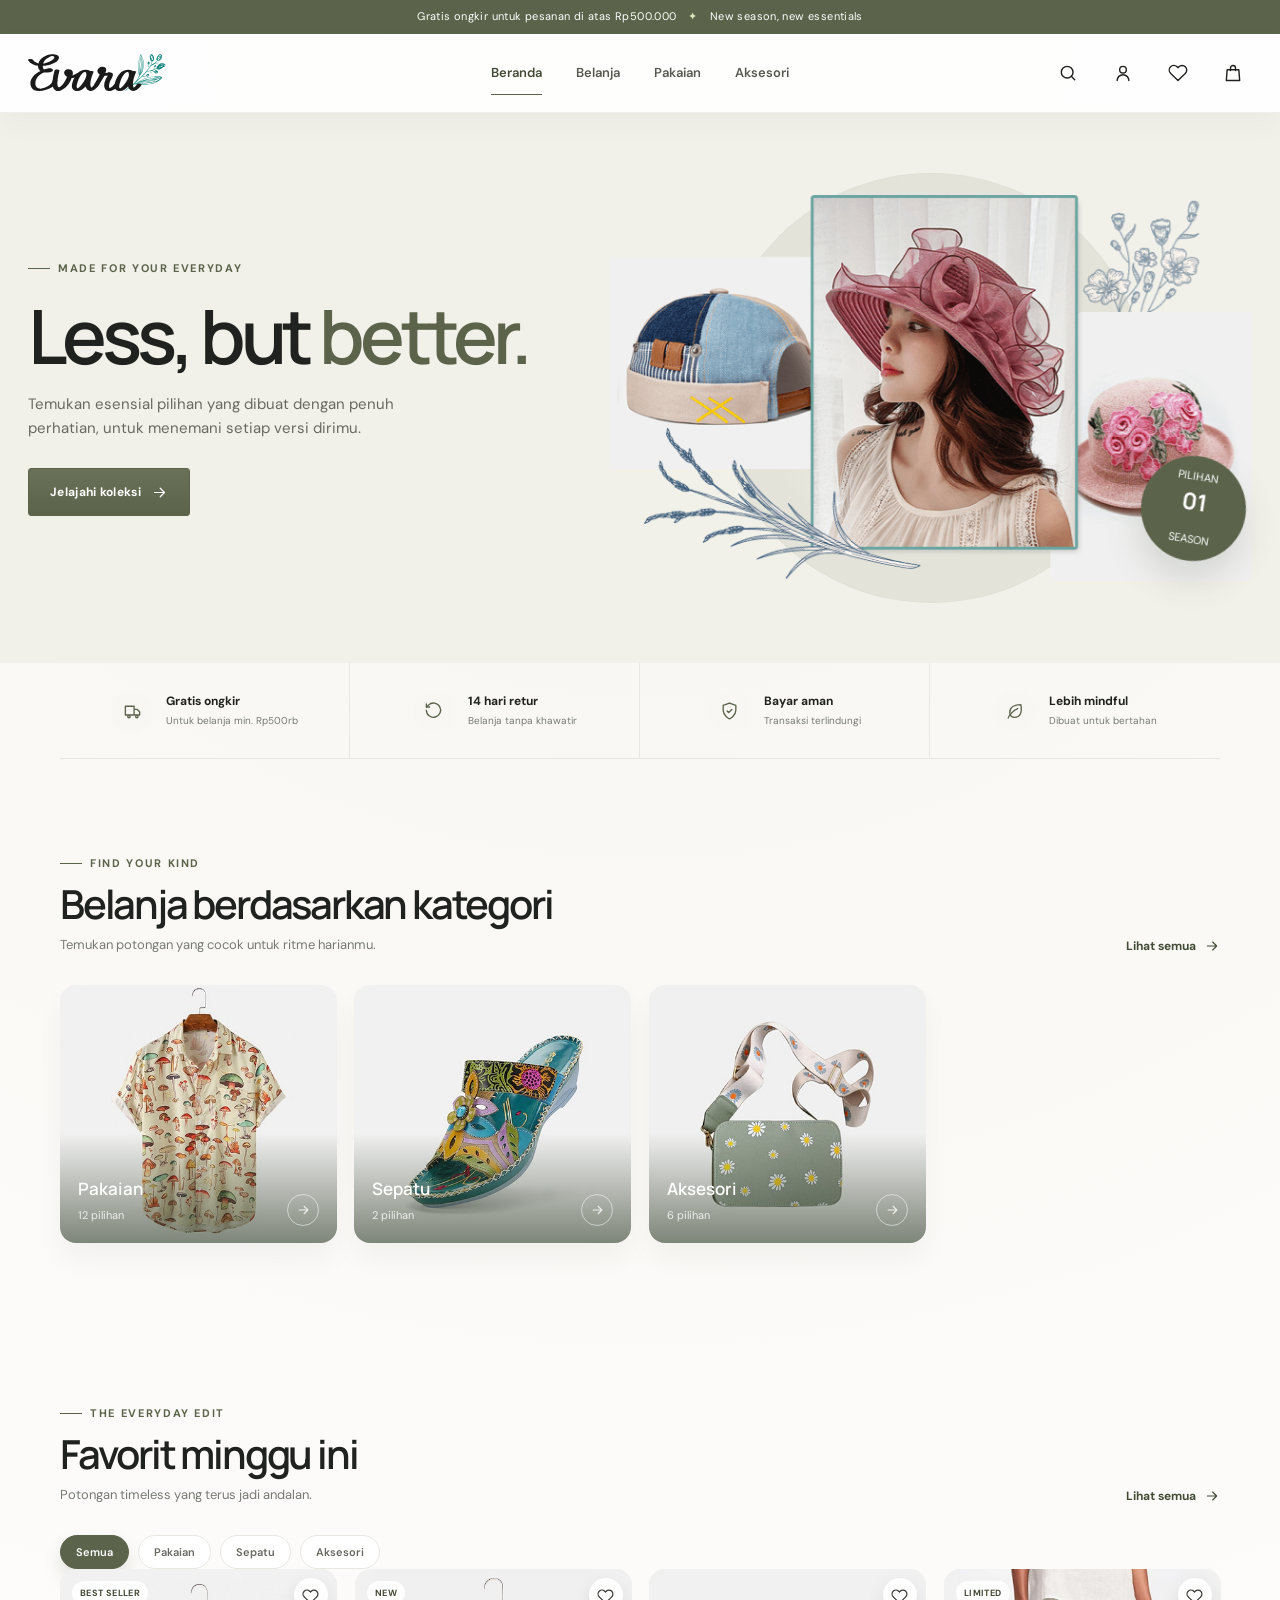
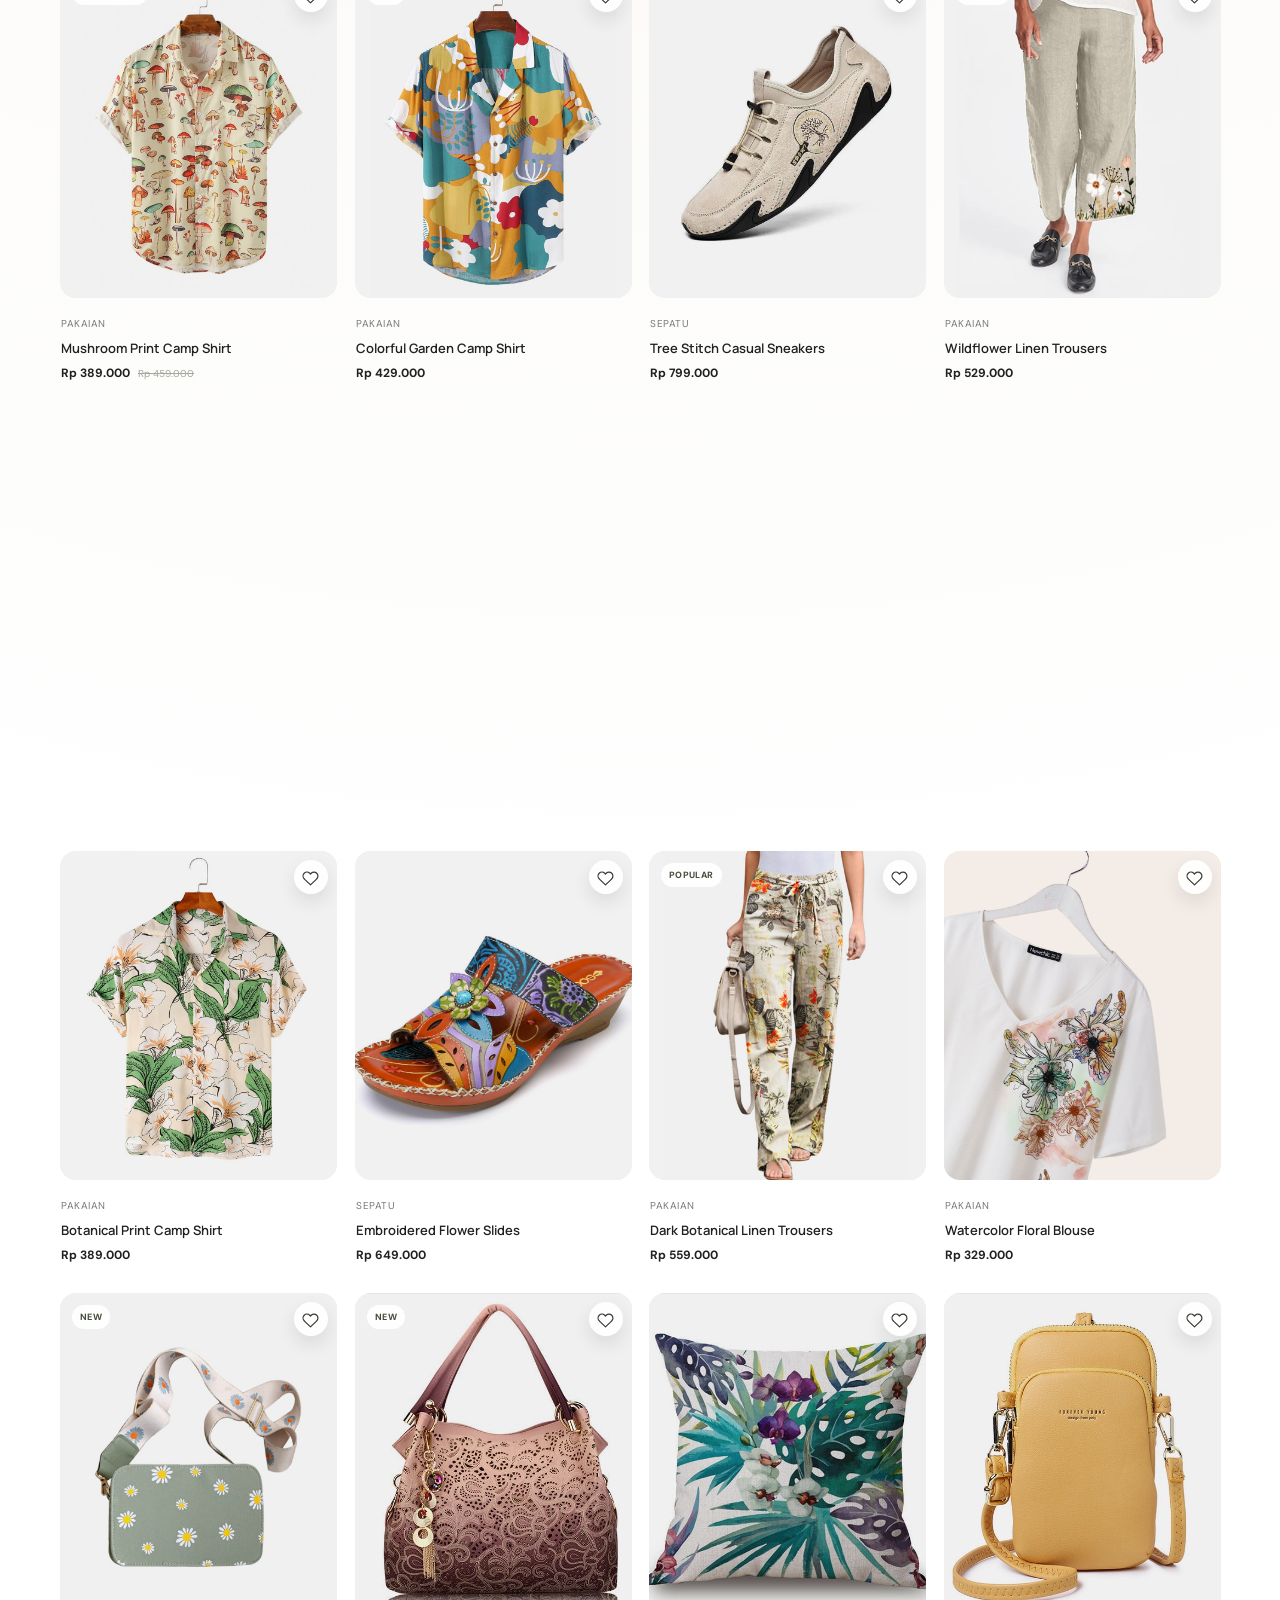
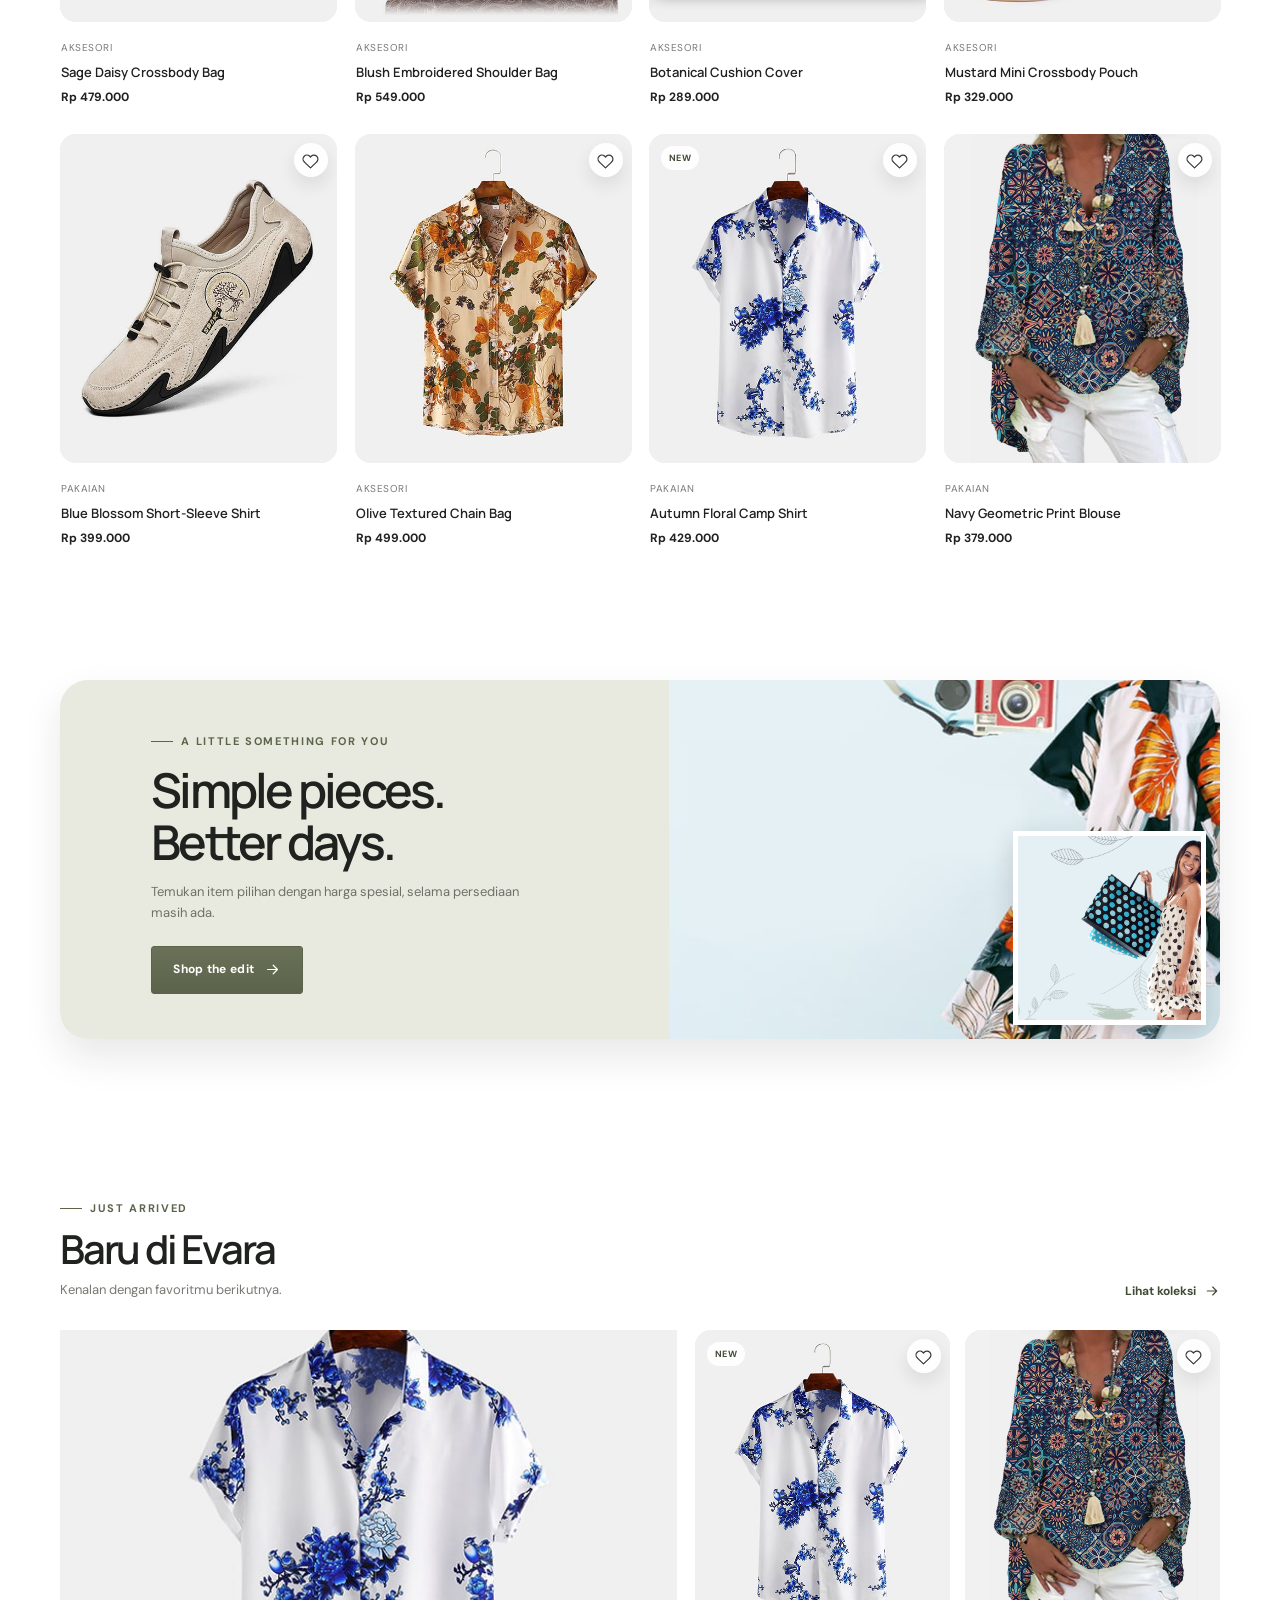
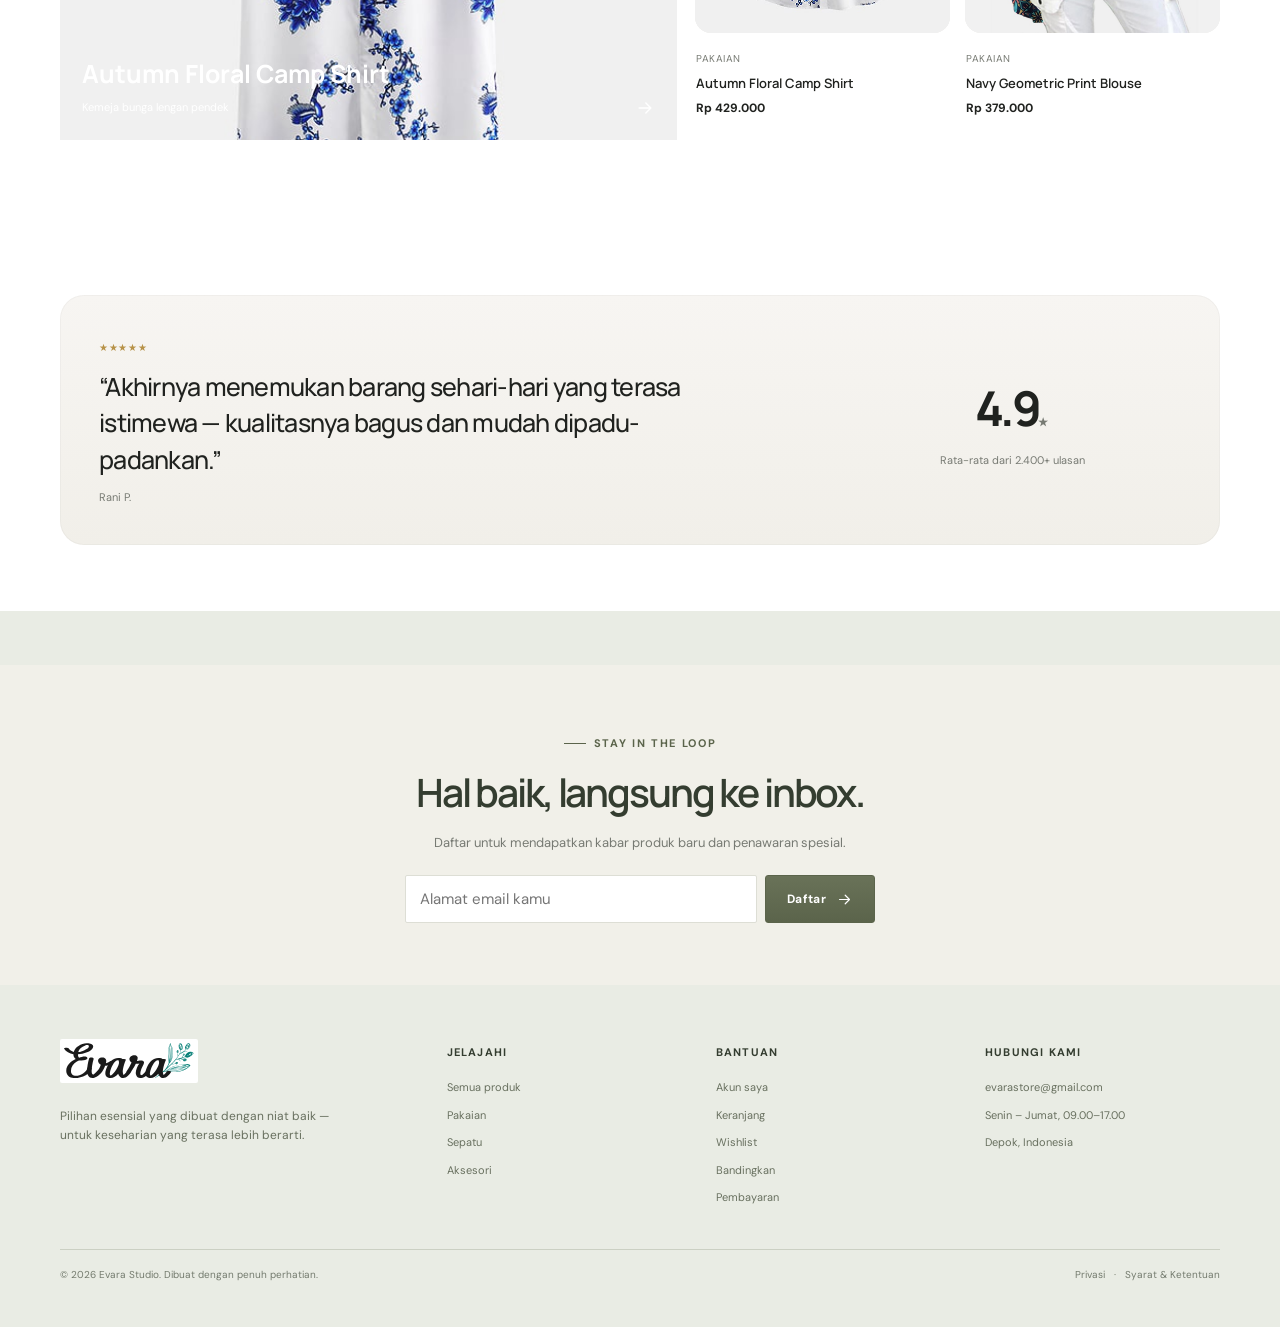
<file: index.html>
<!DOCTYPE html>
<html lang="id">
  <head>
    <meta charset="UTF-8" />
    <meta name="viewport" content="width=device-width, initial-scale=1.0" />
    <meta name="theme-color" content="#f8f7f4" />
    <meta name="description" content="Evara — essentials pilihan untuk gaya sehari-hari." />
    <title>Evara — Essentials for everyday</title>
    <link rel="icon" type="image/svg+xml" href="assets/img/logo.svg" />
    <link rel="preconnect" href="https://fonts.googleapis.com" />
    <link rel="preconnect" href="https://fonts.gstatic.com" crossorigin />
    <link href="https://fonts.googleapis.com/css2?family=DM+Sans:wght@400;500;600;700&family=Manrope:wght@400;500;600;700;800&display=swap" rel="stylesheet" />
    <link rel="stylesheet" href="assets/css/styles.css" />
    <script src="assets/js/main.js" defer></script>
  </head>
  <body data-page="home">
    <div class="announcement">Gratis ongkir untuk pesanan di atas Rp500.000 <span>✦</span> New season, new essentials</div>
    <header class="header" id="site-header"></header>
    <main class="main" id="page-content"></main>
    <footer class="footer" id="site-footer"></footer>
    <div class="toast" id="toast" role="status" aria-live="polite"></div>
  </body>
</html>
</file>
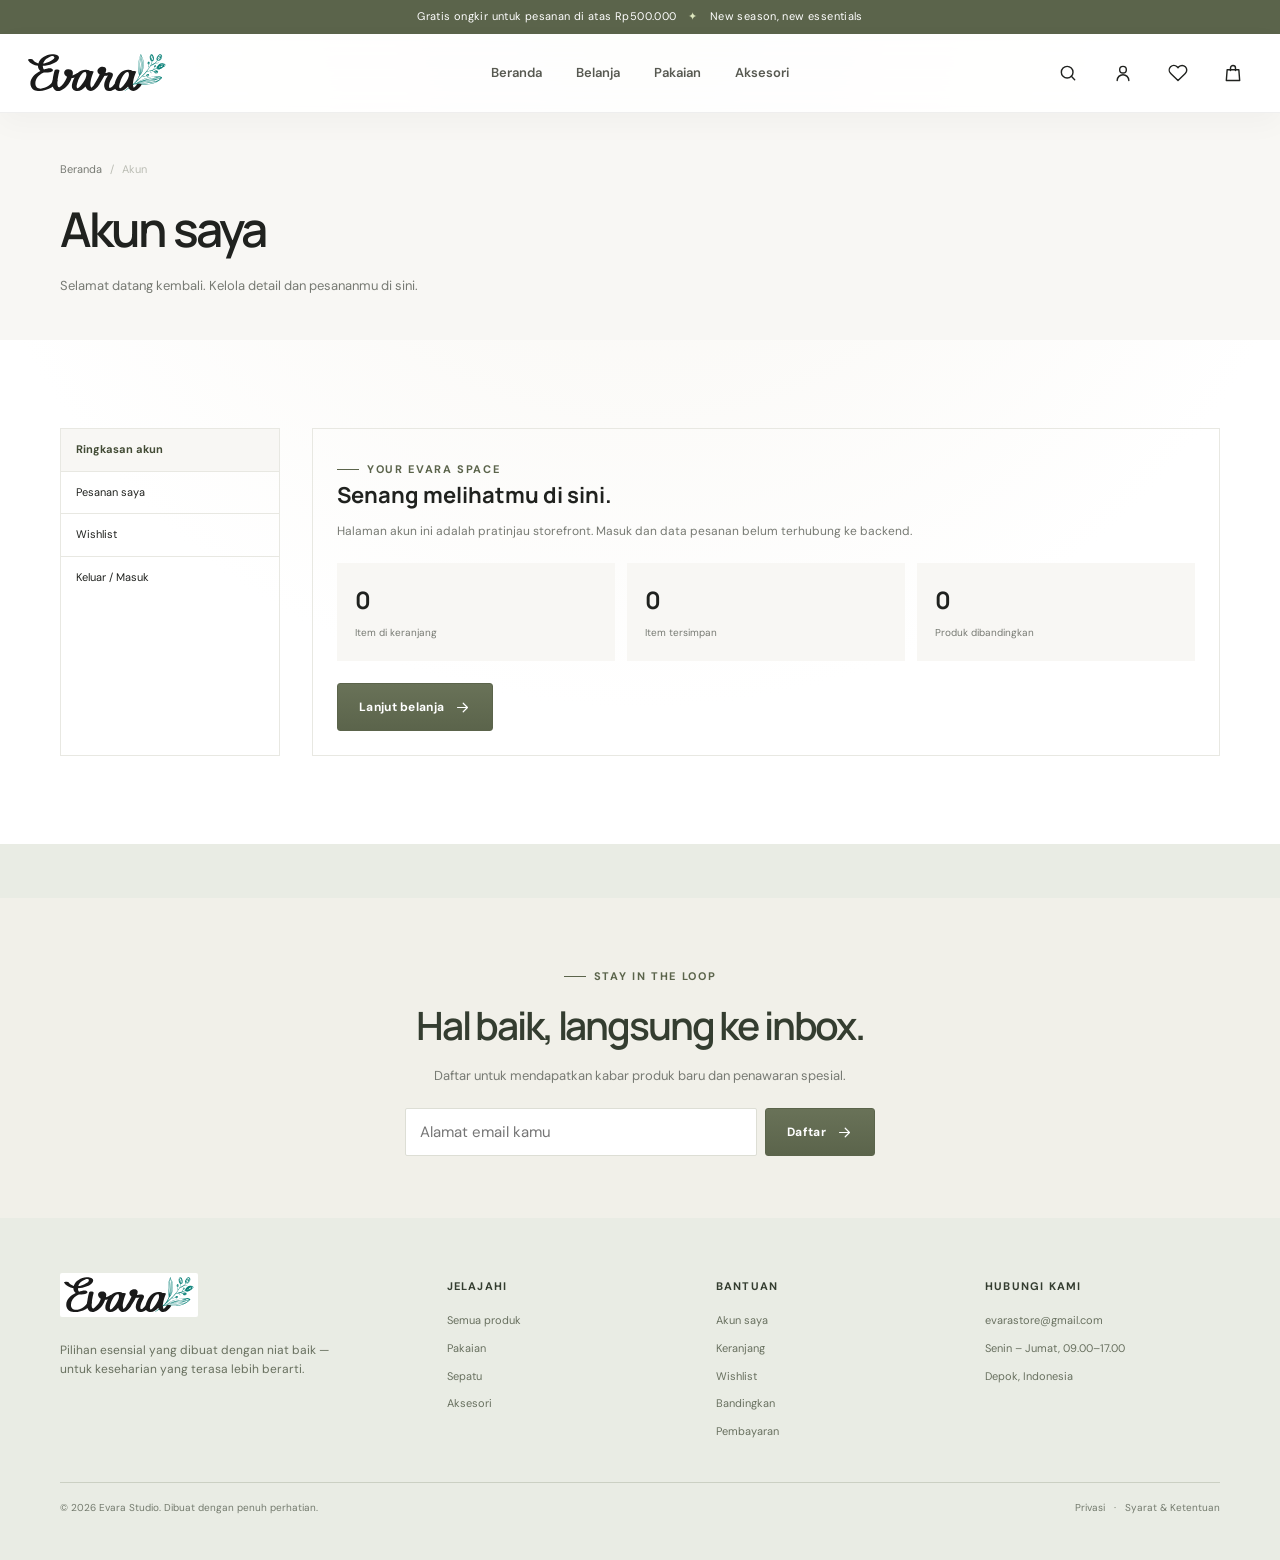
<file: accounts.html>
<!DOCTYPE html>
<html lang="id">
  <head>
    <meta charset="UTF-8" />
    <meta name="viewport" content="width=device-width, initial-scale=1.0" />
    <meta name="theme-color" content="#f8f7f4" />
    <title>My account — Evara</title>
    <link rel="icon" type="image/svg+xml" href="assets/img/logo.svg" />
    <link rel="preconnect" href="https://fonts.googleapis.com" />
    <link rel="preconnect" href="https://fonts.gstatic.com" crossorigin />
    <link href="https://fonts.googleapis.com/css2?family=DM+Sans:wght@400;500;600;700&family=Manrope:wght@400;500;600;700;800&display=swap" rel="stylesheet" />
    <link rel="stylesheet" href="assets/css/styles.css" />
    <script src="assets/js/main.js" defer></script>
  </head>
  <body data-page="accounts">
    <div class="announcement">Gratis ongkir untuk pesanan di atas Rp500.000 <span>✦</span> New season, new essentials</div>
    <header class="header" id="site-header"></header>
    <main class="main" id="page-content"></main>
    <footer class="footer" id="site-footer"></footer>
    <div class="toast" id="toast" role="status" aria-live="polite"></div>
  </body>
</html>
</file>
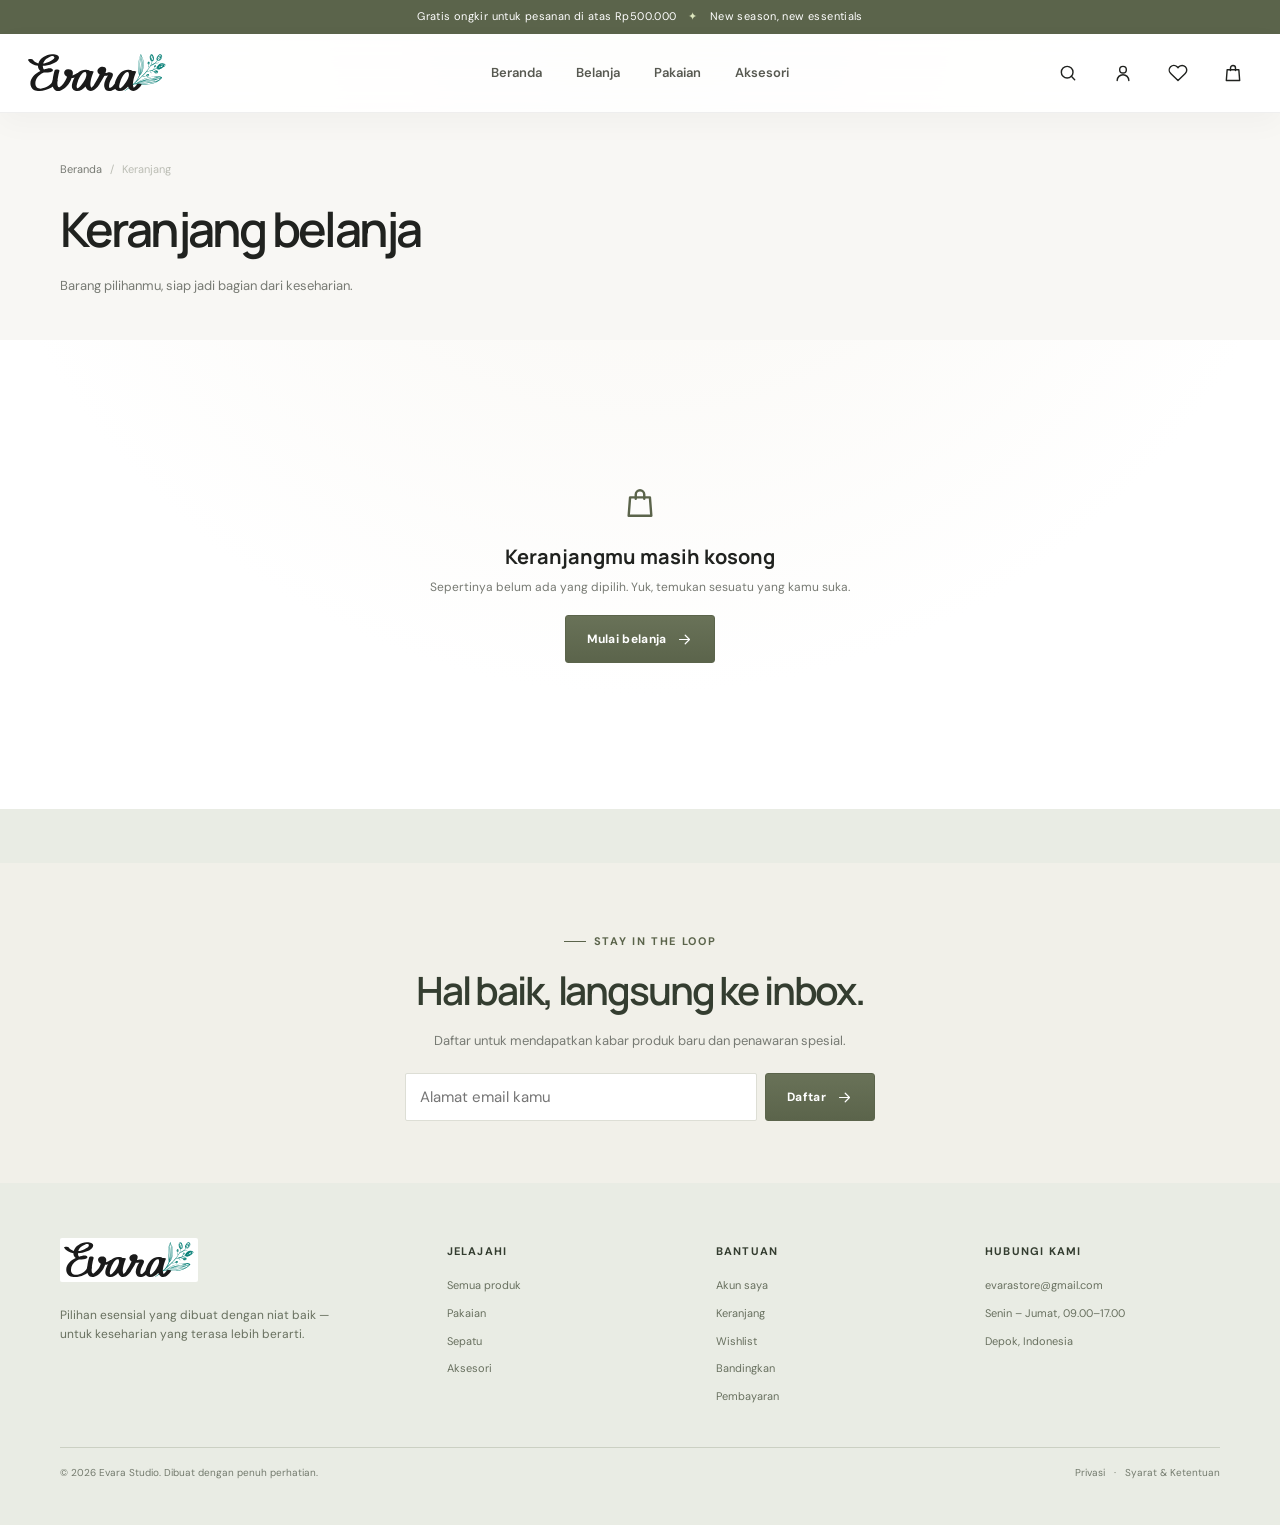
<file: cart.html>
<!DOCTYPE html>
<html lang="id">
  <head>
    <meta charset="UTF-8" />
    <meta name="viewport" content="width=device-width, initial-scale=1.0" />
    <meta name="theme-color" content="#f8f7f4" />
    <title>Your bag — Evara</title>
    <link rel="icon" type="image/svg+xml" href="assets/img/logo.svg" />
    <link rel="preconnect" href="https://fonts.googleapis.com" />
    <link rel="preconnect" href="https://fonts.gstatic.com" crossorigin />
    <link href="https://fonts.googleapis.com/css2?family=DM+Sans:wght@400;500;600;700&family=Manrope:wght@400;500;600;700;800&display=swap" rel="stylesheet" />
    <link rel="stylesheet" href="assets/css/styles.css" />
    <script src="assets/js/main.js" defer></script>
  </head>
  <body data-page="cart">
    <div class="announcement">Gratis ongkir untuk pesanan di atas Rp500.000 <span>✦</span> New season, new essentials</div>
    <header class="header" id="site-header"></header>
    <main class="main" id="page-content"></main>
    <footer class="footer" id="site-footer"></footer>
    <div class="toast" id="toast" role="status" aria-live="polite"></div>
  </body>
</html>
</file>
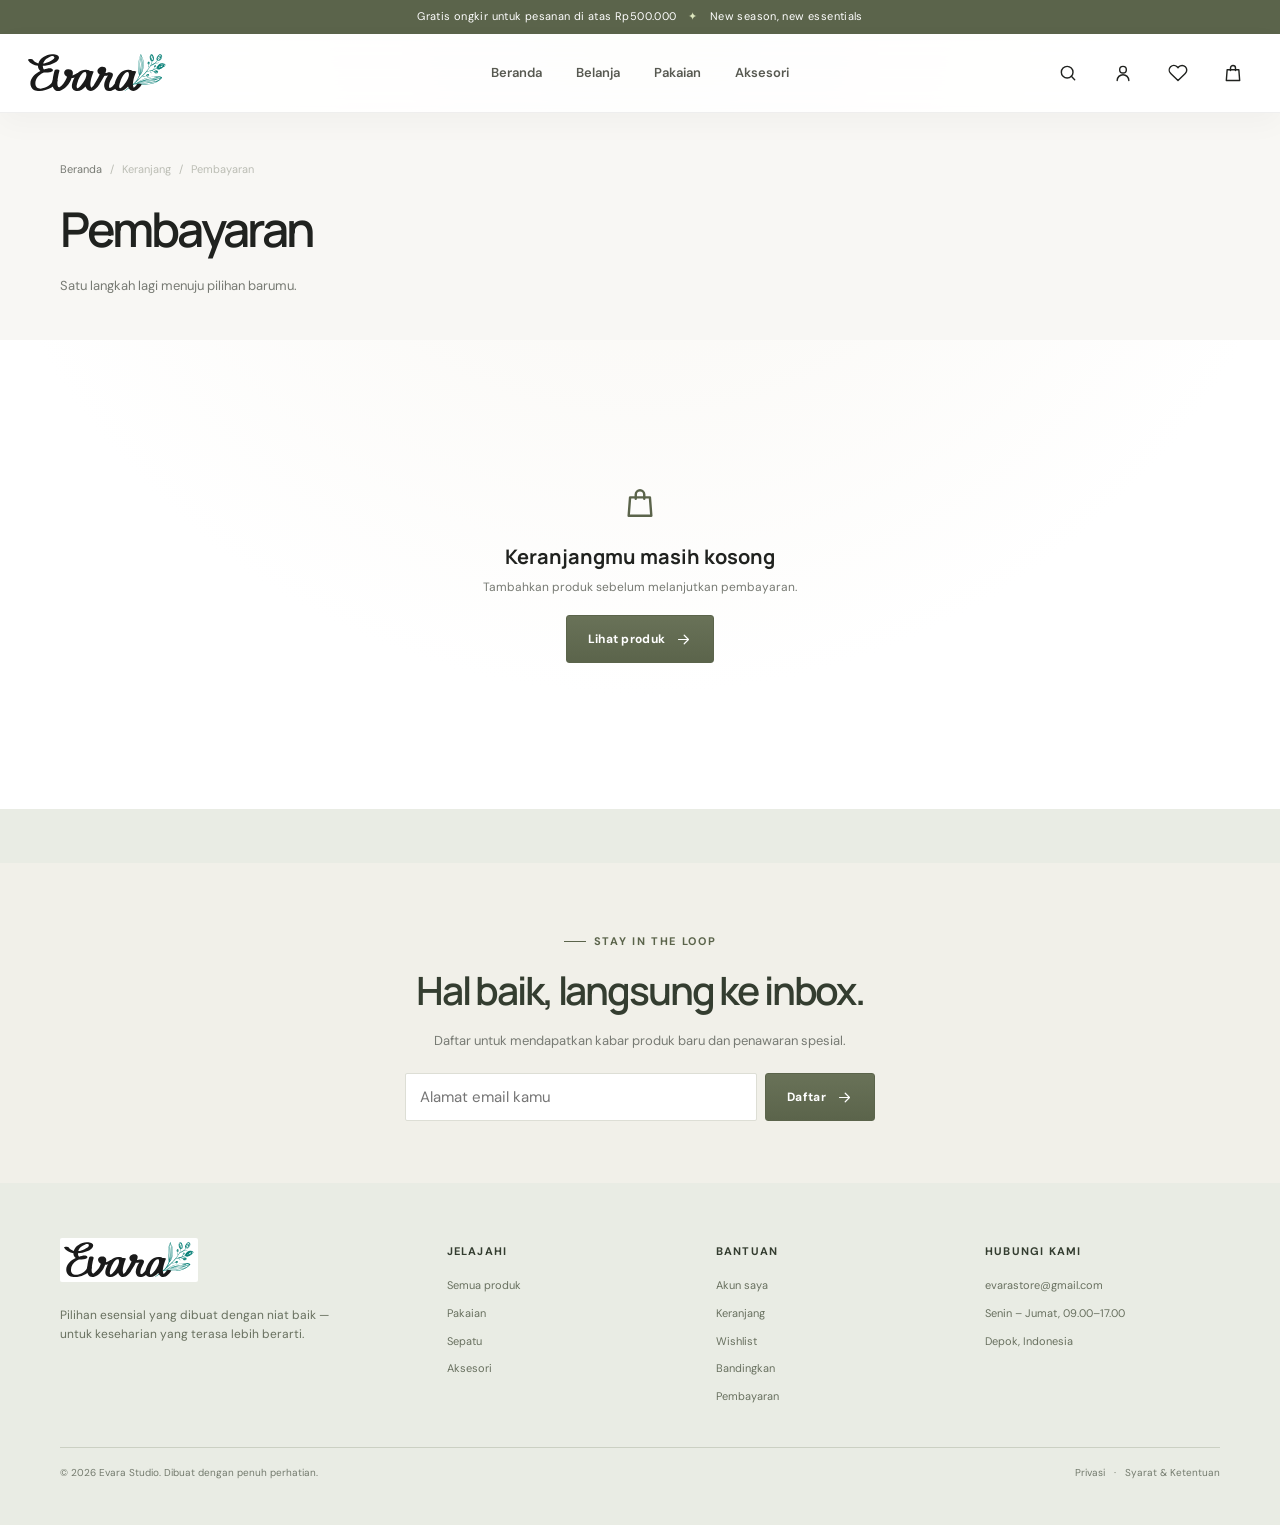
<file: checkout.html>
<!DOCTYPE html>
<html lang="id">
  <head>
    <meta charset="UTF-8" />
    <meta name="viewport" content="width=device-width, initial-scale=1.0" />
    <meta name="theme-color" content="#f8f7f4" />
    <title>Checkout — Evara</title>
    <link rel="icon" type="image/svg+xml" href="assets/img/logo.svg" />
    <link rel="preconnect" href="https://fonts.googleapis.com" />
    <link rel="preconnect" href="https://fonts.gstatic.com" crossorigin />
    <link href="https://fonts.googleapis.com/css2?family=DM+Sans:wght@400;500;600;700&family=Manrope:wght@400;500;600;700;800&display=swap" rel="stylesheet" />
    <link rel="stylesheet" href="assets/css/styles.css" />
    <script src="assets/js/main.js" defer></script>
  </head>
  <body data-page="checkout">
    <div class="announcement">Gratis ongkir untuk pesanan di atas Rp500.000 <span>✦</span> New season, new essentials</div>
    <header class="header" id="site-header"></header>
    <main class="main" id="page-content"></main>
    <footer class="footer" id="site-footer"></footer>
    <div class="toast" id="toast" role="status" aria-live="polite"></div>
  </body>
</html>
</file>
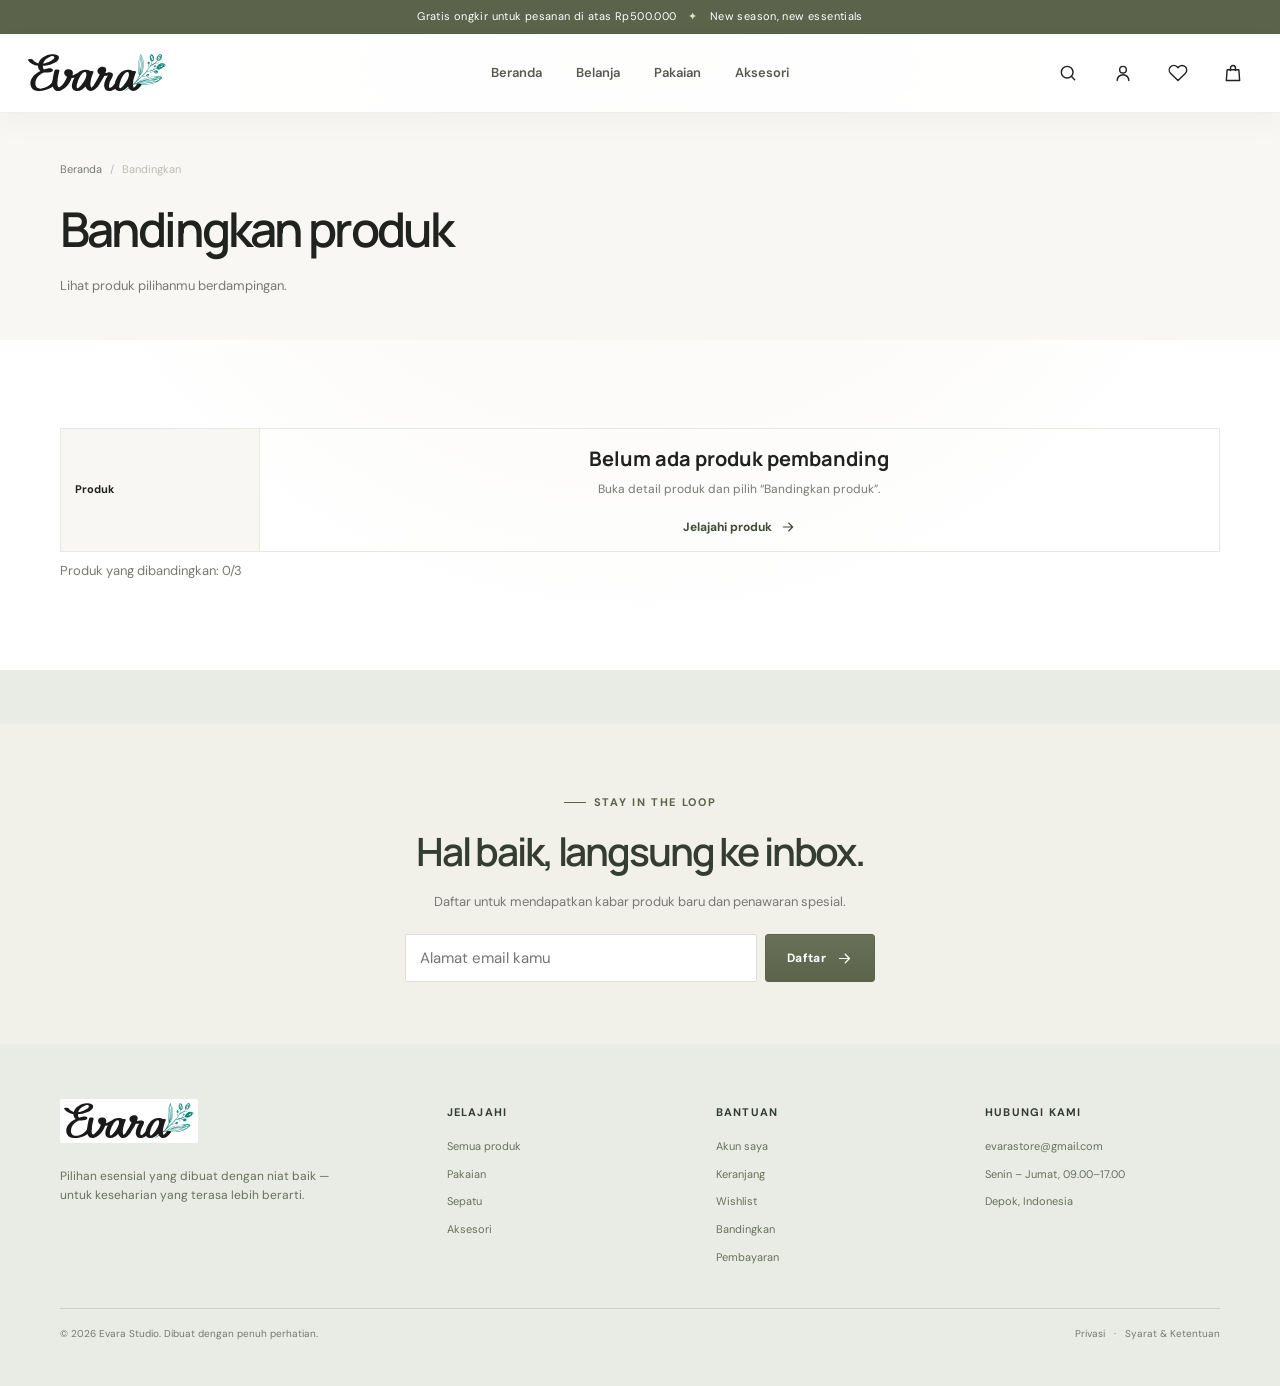
<file: compare.html>
<!DOCTYPE html>
<html lang="id">
  <head>
    <meta charset="UTF-8" />
    <meta name="viewport" content="width=device-width, initial-scale=1.0" />
    <meta name="theme-color" content="#f8f7f4" />
    <title>Compare — Evara</title>
    <link rel="icon" type="image/svg+xml" href="assets/img/logo.svg" />
    <link rel="preconnect" href="https://fonts.googleapis.com" />
    <link rel="preconnect" href="https://fonts.gstatic.com" crossorigin />
    <link href="https://fonts.googleapis.com/css2?family=DM+Sans:wght@400;500;600;700&family=Manrope:wght@400;500;600;700;800&display=swap" rel="stylesheet" />
    <link rel="stylesheet" href="assets/css/styles.css" />
    <script src="assets/js/main.js" defer></script>
  </head>
  <body data-page="compare">
    <div class="announcement">Gratis ongkir untuk pesanan di atas Rp500.000 <span>✦</span> New season, new essentials</div>
    <header class="header" id="site-header"></header>
    <main class="main" id="page-content"></main>
    <footer class="footer" id="site-footer"></footer>
    <div class="toast" id="toast" role="status" aria-live="polite"></div>
  </body>
</html>
</file>
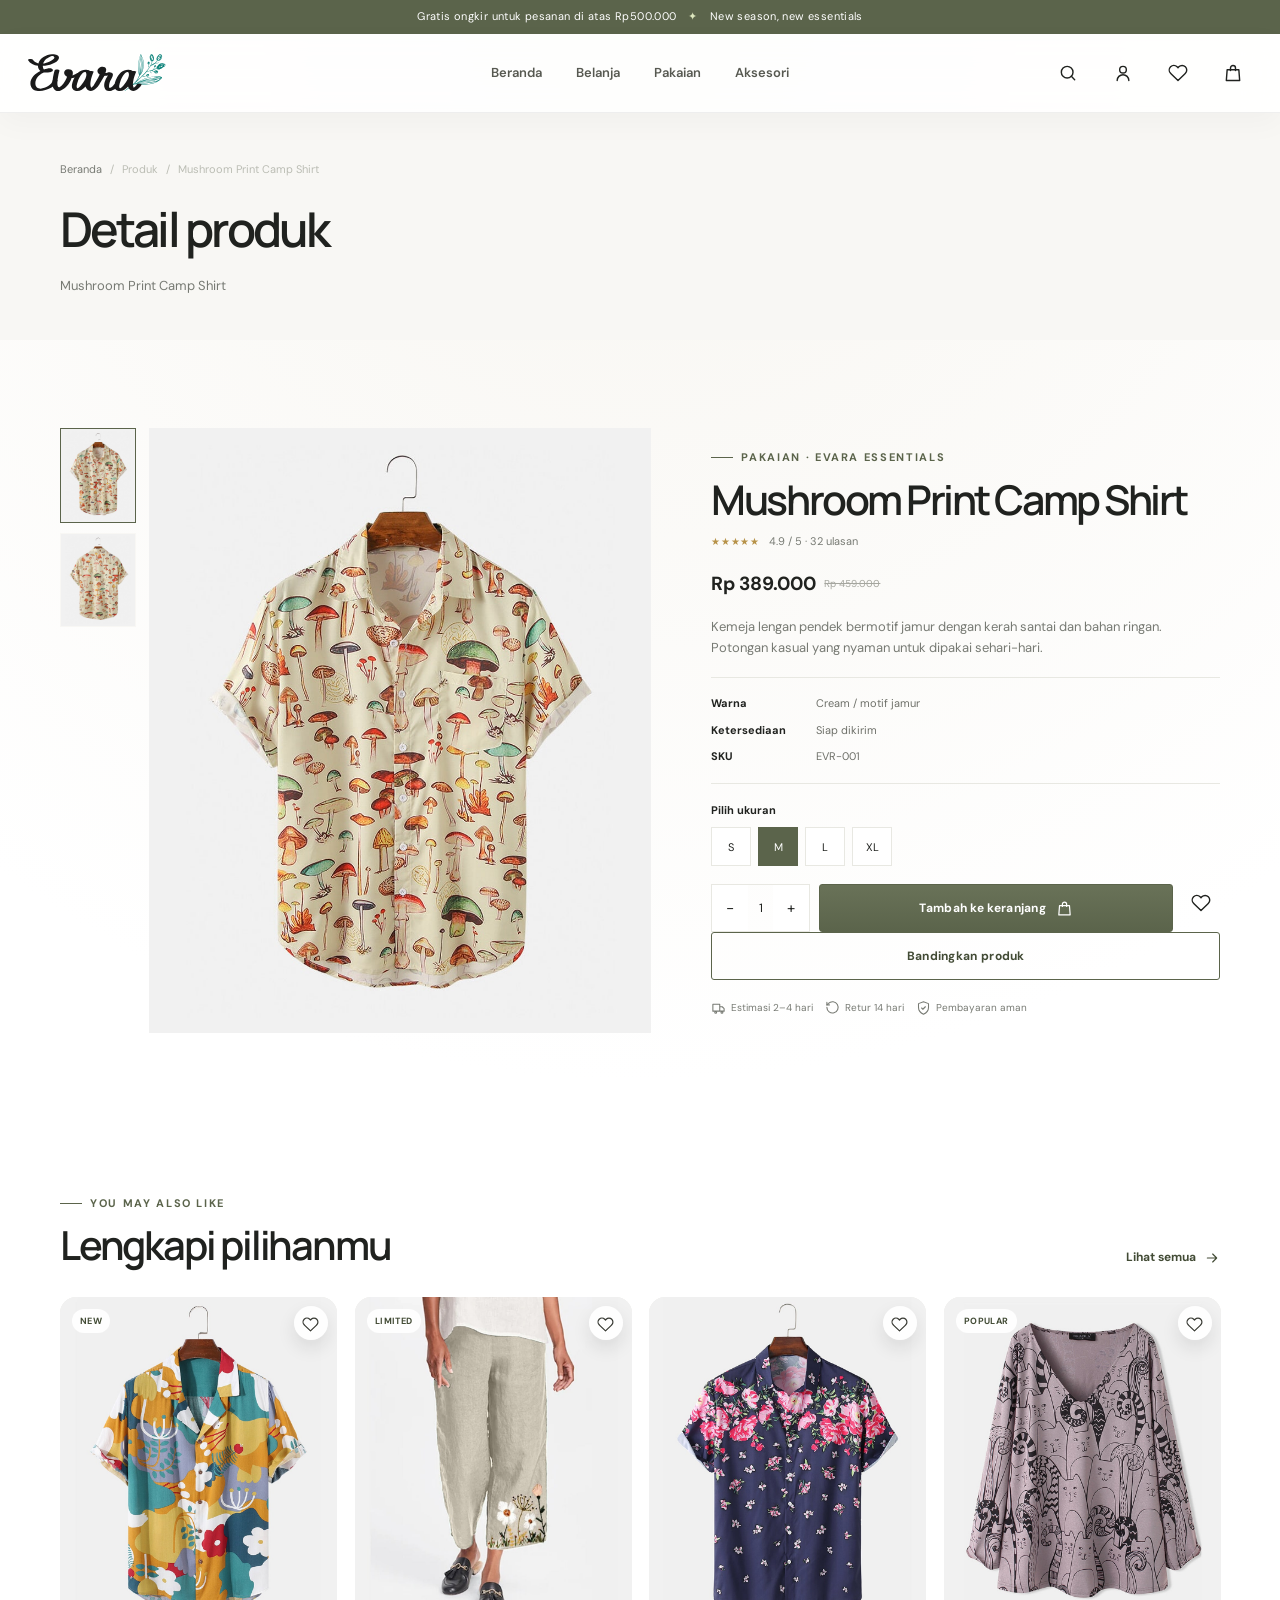
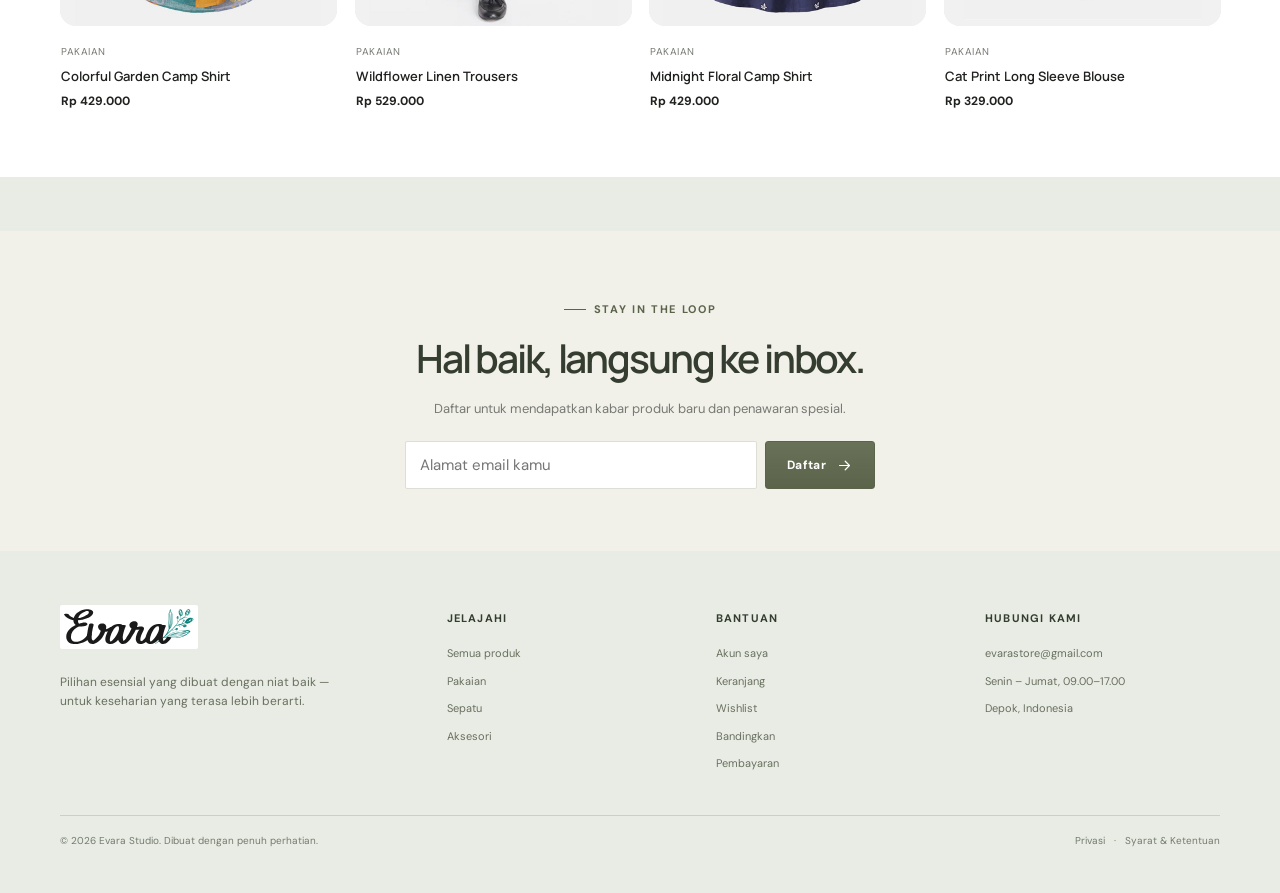
<file: details.html>
<!DOCTYPE html>
<html lang="id">
  <head>
    <meta charset="UTF-8" />
    <meta name="viewport" content="width=device-width, initial-scale=1.0" />
    <meta name="theme-color" content="#f8f7f4" />
    <title>Product details — Evara</title>
    <link rel="icon" type="image/svg+xml" href="assets/img/logo.svg" />
    <link rel="preconnect" href="https://fonts.googleapis.com" />
    <link rel="preconnect" href="https://fonts.gstatic.com" crossorigin />
    <link href="https://fonts.googleapis.com/css2?family=DM+Sans:wght@400;500;600;700&family=Manrope:wght@400;500;600;700;800&display=swap" rel="stylesheet" />
    <link rel="stylesheet" href="assets/css/styles.css" />
    <script src="assets/js/main.js" defer></script>
  </head>
  <body data-page="details">
    <div class="announcement">Gratis ongkir untuk pesanan di atas Rp500.000 <span>✦</span> New season, new essentials</div>
    <header class="header" id="site-header"></header>
    <main class="main" id="page-content"></main>
    <footer class="footer" id="site-footer"></footer>
    <div class="toast" id="toast" role="status" aria-live="polite"></div>
  </body>
</html>
</file>
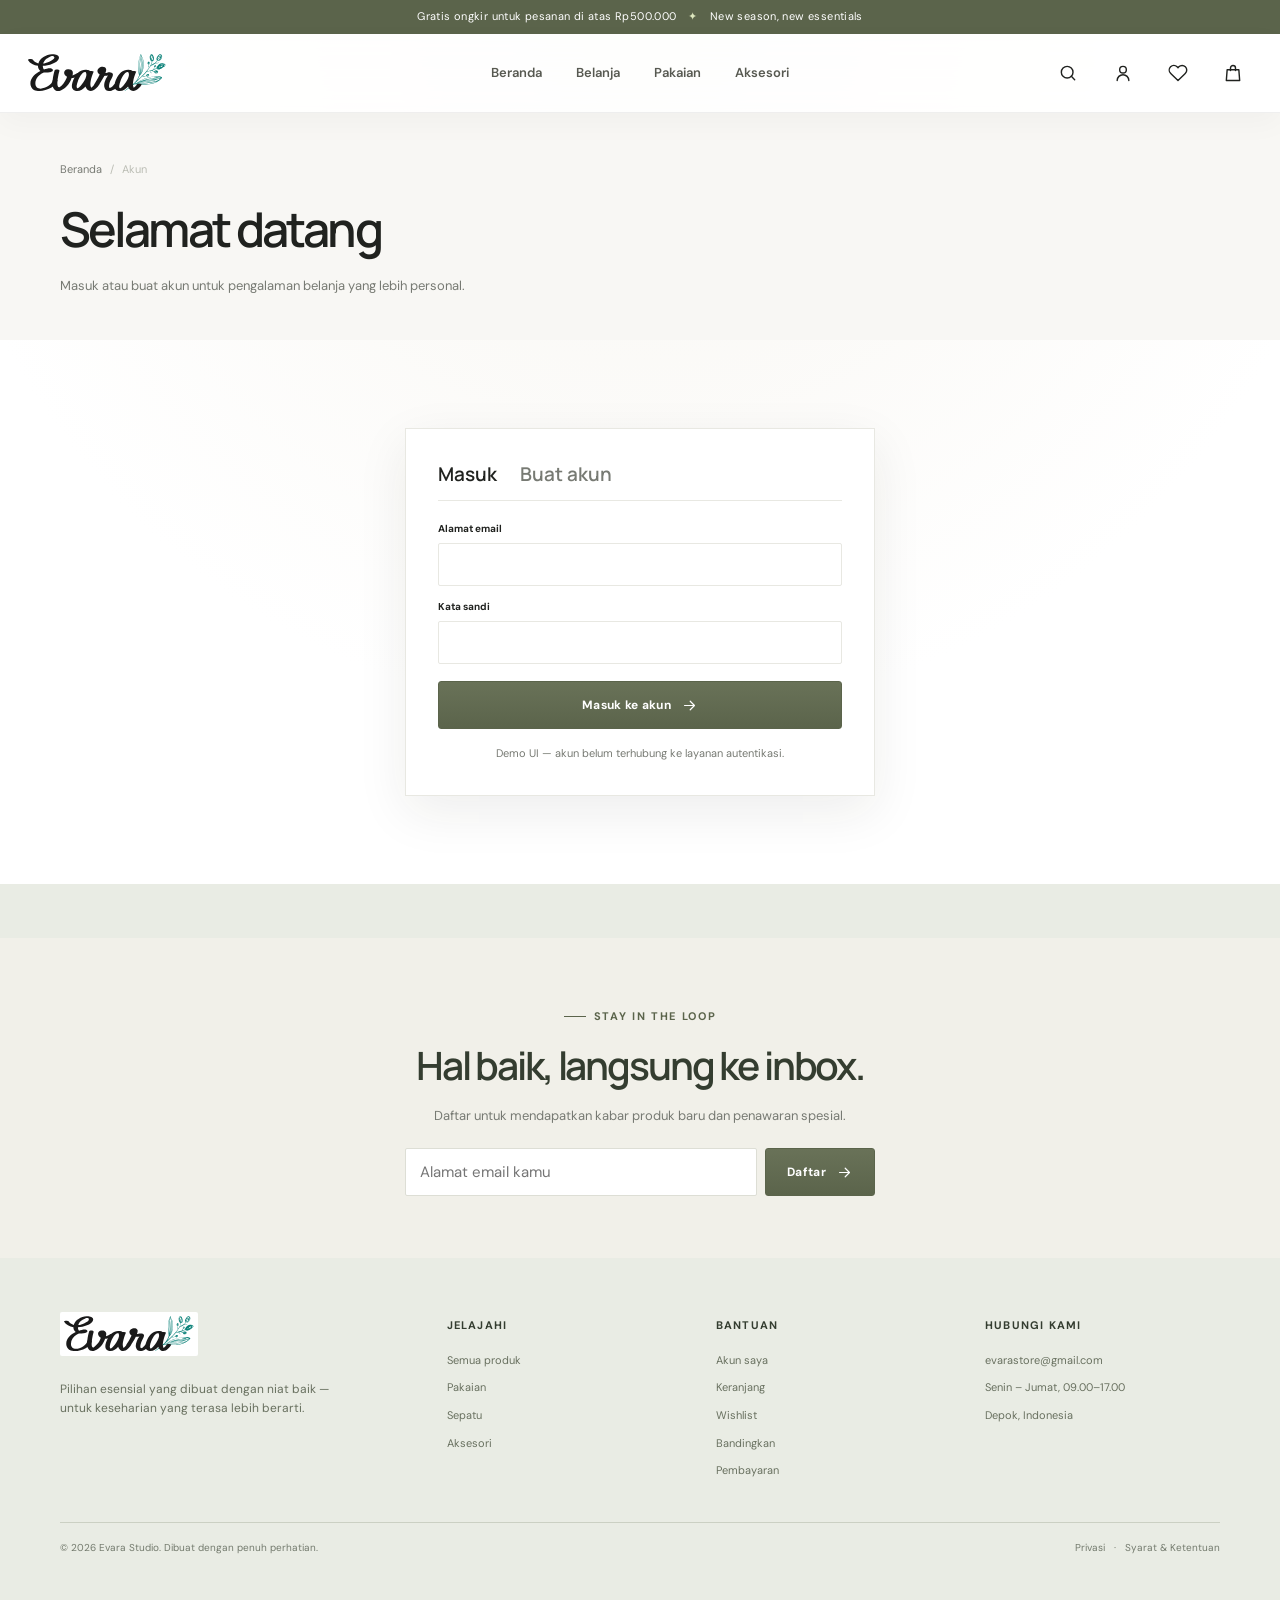
<file: login-register.html>
<!DOCTYPE html>
<html lang="id">
  <head>
    <meta charset="UTF-8" />
    <meta name="viewport" content="width=device-width, initial-scale=1.0" />
    <meta name="theme-color" content="#f8f7f4" />
    <title>Sign in — Evara</title>
    <link rel="icon" type="image/svg+xml" href="assets/img/logo.svg" />
    <link rel="preconnect" href="https://fonts.googleapis.com" />
    <link rel="preconnect" href="https://fonts.gstatic.com" crossorigin />
    <link href="https://fonts.googleapis.com/css2?family=DM+Sans:wght@400;500;600;700&family=Manrope:wght@400;500;600;700;800&display=swap" rel="stylesheet" />
    <link rel="stylesheet" href="assets/css/styles.css" />
    <script src="assets/js/main.js" defer></script>
  </head>
  <body data-page="login-register">
    <div class="announcement">Gratis ongkir untuk pesanan di atas Rp500.000 <span>✦</span> New season, new essentials</div>
    <header class="header" id="site-header"></header>
    <main class="main" id="page-content"></main>
    <footer class="footer" id="site-footer"></footer>
    <div class="toast" id="toast" role="status" aria-live="polite"></div>
  </body>
</html>
</file>
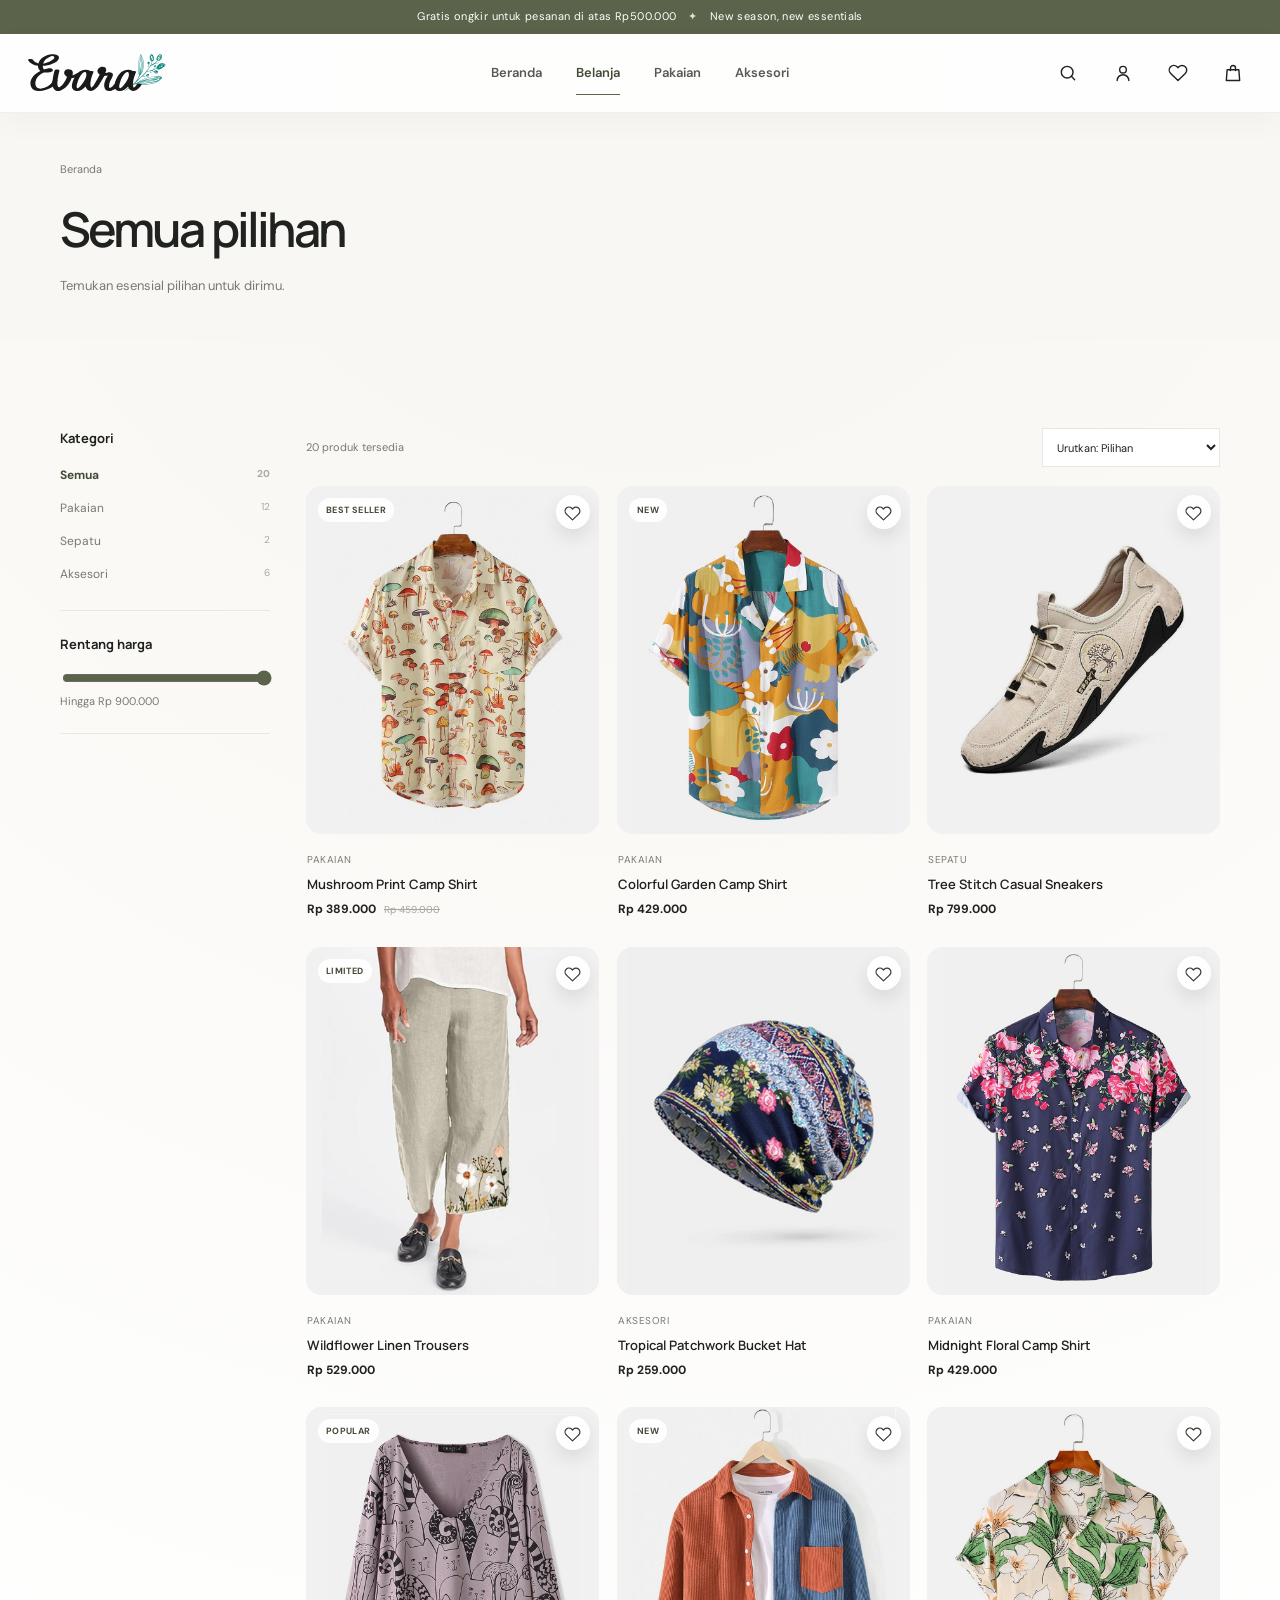
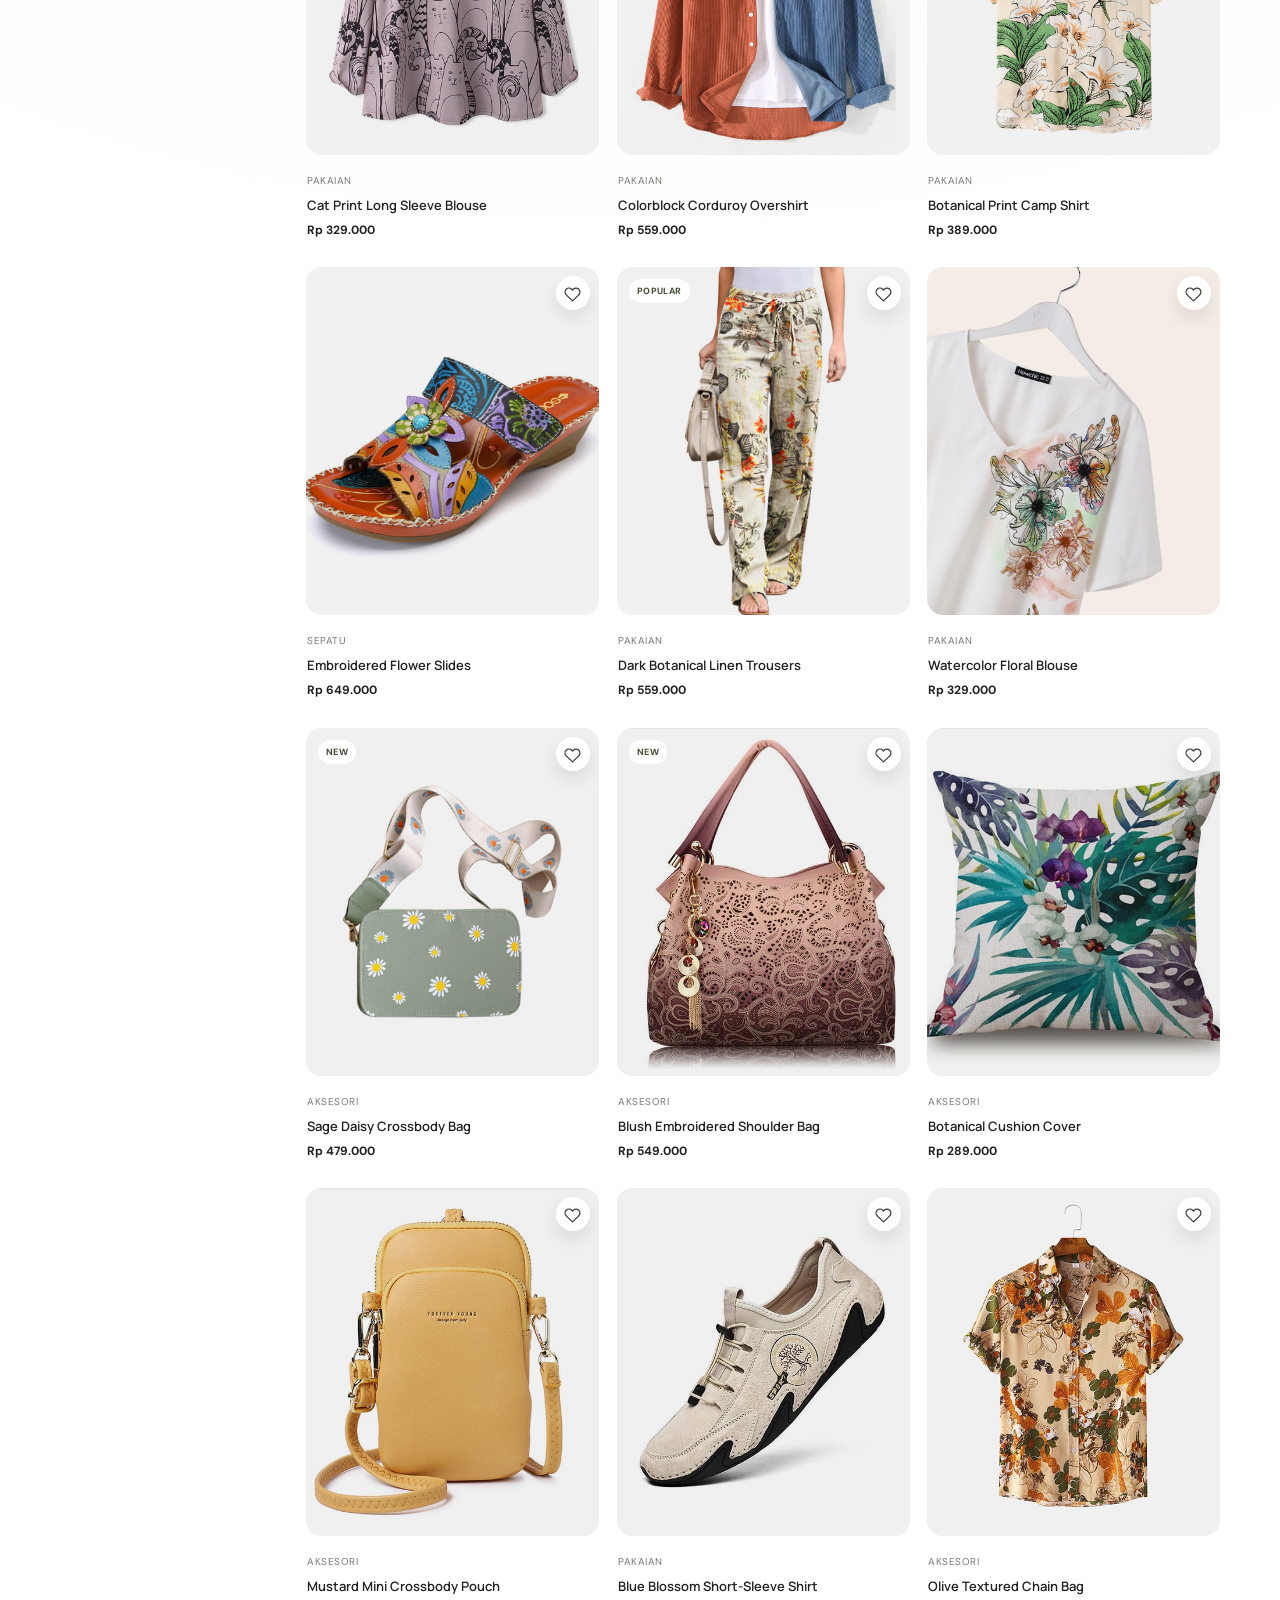
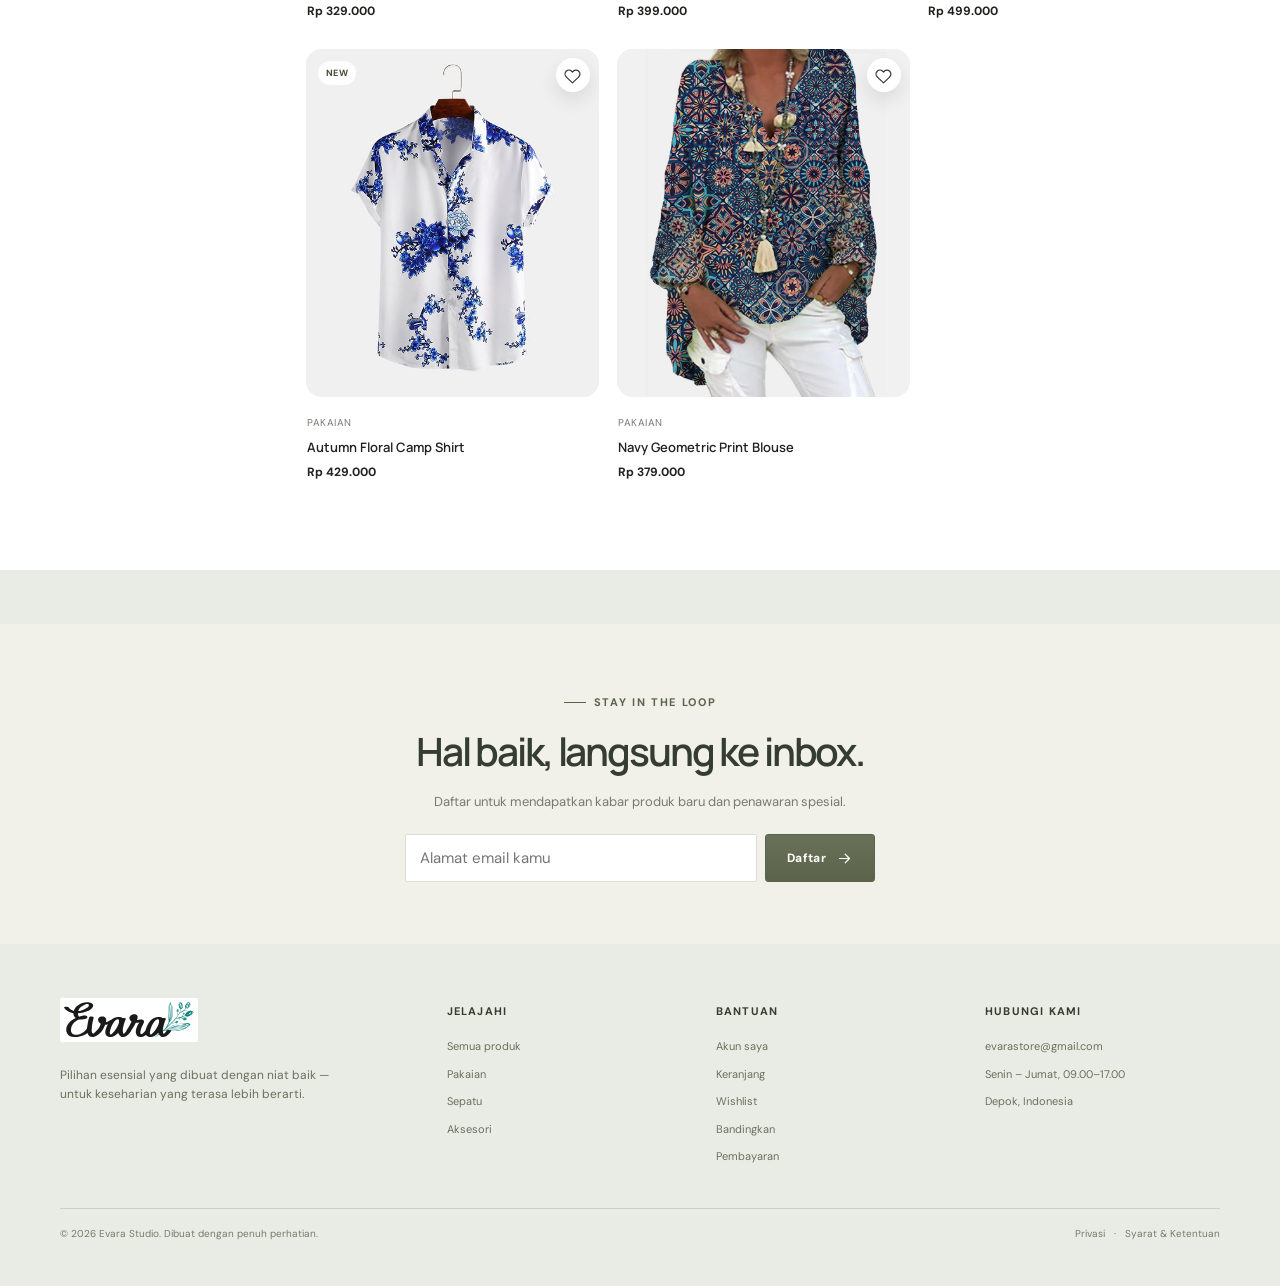
<file: shop.html>
<!DOCTYPE html>
<html lang="id">
  <head>
    <meta charset="UTF-8" />
    <meta name="viewport" content="width=device-width, initial-scale=1.0" />
    <meta name="theme-color" content="#f8f7f4" />
    <title>Shop — Evara</title>
    <link rel="icon" type="image/svg+xml" href="assets/img/logo.svg" />
    <link rel="preconnect" href="https://fonts.googleapis.com" />
    <link rel="preconnect" href="https://fonts.gstatic.com" crossorigin />
    <link href="https://fonts.googleapis.com/css2?family=DM+Sans:wght@400;500;600;700&family=Manrope:wght@400;500;600;700;800&display=swap" rel="stylesheet" />
    <link rel="stylesheet" href="assets/css/styles.css" />
    <script src="assets/js/main.js" defer></script>
  </head>
  <body data-page="shop">
    <div class="announcement">Gratis ongkir untuk pesanan di atas Rp500.000 <span>✦</span> New season, new essentials</div>
    <header class="header" id="site-header"></header>
    <main class="main" id="page-content"></main>
    <footer class="footer" id="site-footer"></footer>
    <div class="toast" id="toast" role="status" aria-live="polite"></div>
  </body>
</html>
</file>
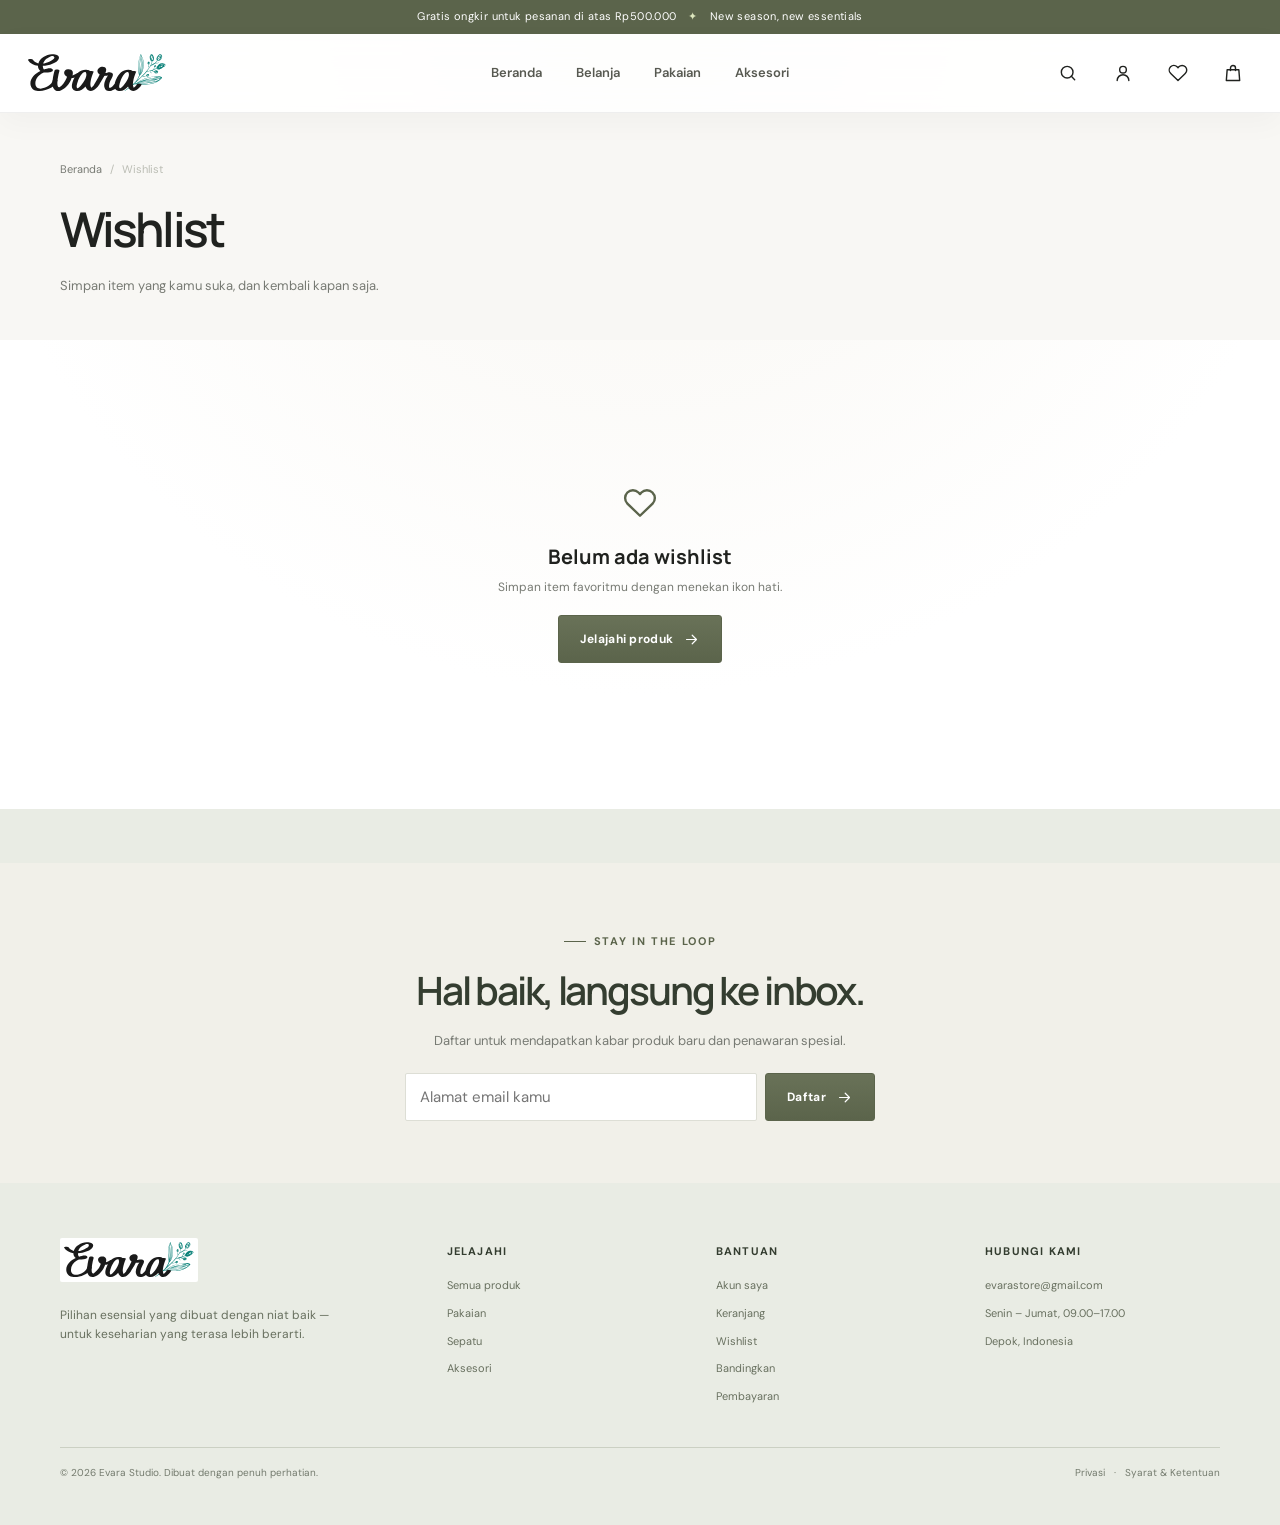
<file: wishlist.html>
<!DOCTYPE html>
<html lang="id">
  <head>
    <meta charset="UTF-8" />
    <meta name="viewport" content="width=device-width, initial-scale=1.0" />
    <meta name="theme-color" content="#f8f7f4" />
    <title>Wishlist — Evara</title>
    <link rel="icon" type="image/svg+xml" href="assets/img/logo.svg" />
    <link rel="preconnect" href="https://fonts.googleapis.com" />
    <link rel="preconnect" href="https://fonts.gstatic.com" crossorigin />
    <link href="https://fonts.googleapis.com/css2?family=DM+Sans:wght@400;500;600;700&family=Manrope:wght@400;500;600;700;800&display=swap" rel="stylesheet" />
    <link rel="stylesheet" href="assets/css/styles.css" />
    <script src="assets/js/main.js" defer></script>
  </head>
  <body data-page="wishlist">
    <div class="announcement">Gratis ongkir untuk pesanan di atas Rp500.000 <span>✦</span> New season, new essentials</div>
    <header class="header" id="site-header"></header>
    <main class="main" id="page-content"></main>
    <footer class="footer" id="site-footer"></footer>
    <div class="toast" id="toast" role="status" aria-live="polite"></div>
  </body>
</html>
</file>
<file: assets/css/styles.css>
:root {
  color-scheme: light;
  --ink: #20221f;
  --muted: #777a73;
  --line: #e8e8e2;
  --paper: #f8f7f4;
  --white: #fff;
  --olive: #5b644b;
  --olive-dark: #424b35;
  --lime: #dfe7c9;
  --coral: #df785f;
  --radius: 16px;
  --shadow: 0 16px 48px rgb(32 34 31 / 8%);
  --shadow-soft: 0 18px 38px rgb(32 34 31 / 10%);
  --shadow-card: 0 18px 42px rgb(23 29 24 / 10%);
  --font-body: "DM Sans", sans-serif;
  --font-display: "Manrope", sans-serif;
}

* { box-sizing: border-box; }
[hidden] { display: none !important; }
html { scroll-behavior: smooth; scroll-padding-top: 100px; }
body { margin: 0; background: radial-gradient(circle at top, #f7f5f0 0%, #fff 42%); color: var(--ink); font-family: var(--font-body); font-size: 15px; line-height: 1.6; -webkit-font-smoothing: antialiased; }
body, button, input, select, textarea { font-family: var(--font-body); }
button, input, select, textarea { color: inherit; font-size: inherit; }
button, a { -webkit-tap-highlight-color: transparent; }
a { color: inherit; text-decoration: none; }
button { cursor: pointer; }
img { display: block; max-width: 100%; }
svg { width: 20px; height: 20px; fill: none; stroke: currentColor; stroke-width: 1.7; stroke-linecap: round; stroke-linejoin: round; }
:focus-visible { outline: 2px solid rgb(91 100 75 / 60%); outline-offset: 3px; }
.announcement { display: flex; min-height: 34px; align-items: center; justify-content: center; gap: 12px; padding: 6px 16px; background: var(--olive); color: white; font-size: 11px; letter-spacing: .035em; text-align: center; }
.announcement span { color: #dce6bd; }
.header { position: sticky; z-index: 20; top: 0; border-bottom: 1px solid rgb(32 34 31 / 7%); background: rgb(255 255 255 / 86%); backdrop-filter: blur(16px); box-shadow: 0 10px 30px rgb(32 34 31 / 03%); }
.header-inner { display: grid; width: min(1240px, calc(100% - 56px)); height: 78px; grid-template-columns: 1fr auto 1fr; align-items: center; margin: auto; }
.brand { display: inline-flex; width: fit-content; align-items: center; gap: 9px; font-family: var(--font-display); font-size: 24px; font-weight: 800; letter-spacing: .14em; }
.brand-logo { display: block; width: 138px; height: auto; object-fit: contain; }
.nav { display: flex; height: 100%; align-items: center; gap: 34px; }
.nav a { position: relative; display: grid; height: 100%; align-items: center; color: #575951; font-size: 13px; font-weight: 600; transition: color .22s ease; }
.nav a::after { position: absolute; right: 0; bottom: 17px; left: 0; height: 1px; background: var(--olive); content: ""; opacity: 0; transition: opacity .2s ease; }
.nav a:hover, .nav a.is-active { color: var(--olive-dark); }
.nav a:hover::after, .nav a.is-active::after { opacity: 1; }
.header-actions { display: flex; align-items: center; justify-content: flex-end; gap: 17px; }
.search-panel { padding: 0 0 14px; }
.search-form { width: min(560px, 100%); }
.icon-button { position: relative; display: inline-grid; width: 38px; height: 38px; place-items: center; border: 0; border-radius: 50%; background: transparent; color: var(--ink); transition: background .2s ease, transform .2s ease, box-shadow .2s ease; }
.icon-button:hover { background: var(--paper); box-shadow: inset 0 0 0 1px rgb(32 34 31 / 4%); transform: translateY(-1px) scale(1.02); }
.count-badge { position: absolute; top: 0; right: -1px; display: grid; min-width: 17px; height: 17px; place-items: center; padding: 0 4px; border: 2px solid white; border-radius: 20px; background: var(--coral); color: white; font-size: 9px; font-weight: 700; }
.menu-toggle { display: none; }
.container { width: min(1160px, calc(100% - 56px)); margin-inline: auto; }
.home-hero { overflow: hidden; background: #f1f0e9; }
.hero-inner { display: grid; width: min(1240px, calc(100% - 56px)); min-height: 550px; grid-template-columns: .95fr 1.05fr; align-items: center; margin: auto; }
.hero-copy { position: relative; z-index: 1; padding: 68px 0 76px; animation: rise-in .7s both; }
.eyebrow { display: inline-flex; align-items: center; gap: 8px; color: var(--olive); font-size: 11px; font-weight: 700; letter-spacing: .15em; text-transform: uppercase; }
.eyebrow::before { width: 22px; height: 1px; background: currentColor; content: ""; }
h1, h2, h3, h4, p { margin-top: 0; }
h1, h2, h3, h4 { font-family: var(--font-display); }
.hero-copy h1 { max-width: 560px; margin: 20px 0 17px; font-size: clamp(43px, 6vw, 75px); font-weight: 600; letter-spacing: -.065em; line-height: 1.04; }
.hero-copy h1 em { color: var(--olive); font-style: normal; }
.hero-copy p { max-width: 420px; margin-bottom: 28px; color: #686a62; font-size: 15px; }
.hero-visual { position: relative; display: grid; min-height: 480px; place-items: center; }
.hero-visual::before { position: absolute; width: min(430px, 90%); aspect-ratio: 1; border-radius: 50%; background: radial-gradient(circle, rgb(255 255 255 / 60%), #e4e3d9 58%, rgb(228 227 217 / 90%) 100%); box-shadow: inset 0 0 0 1px rgb(32 34 31 / 02%); content: ""; animation: pulseGlow 7s ease-in-out infinite; }
.hero-visual img { position: relative; z-index: 1; width: 100%; max-height: 490px; object-fit: contain; animation: float-in 1s both; }
.hero-stamp { position: absolute; z-index: 2; right: 1%; bottom: 14%; display: grid; width: 105px; height: 105px; place-content: center; border-radius: 50%; background: var(--olive); color: white; font-size: 11px; line-height: 1.4; text-align: center; transform: rotate(9deg); box-shadow: 0 18px 34px rgb(91 100 75 / 18%); }
.hero-stamp strong { font-family: var(--font-display); font-size: 23px; }
.button { position: relative; display: inline-flex; min-height: 48px; align-items: center; justify-content: center; gap: 10px; overflow: hidden; padding: 0 21px; border: 1px solid var(--olive); border-radius: 3px; background: linear-gradient(180deg, #697258, var(--olive)); color: white; font-size: 12px; font-weight: 700; letter-spacing: .025em; transition: background .2s ease, color .2s ease, transform .22s ease, box-shadow .22s ease; }
.button::before { position: absolute; inset: 0; background: linear-gradient(120deg, transparent 0%, rgb(255 255 255 / 22%) 45%, transparent 100%); transform: translateX(-120%); transition: transform .7s ease; content: ""; }
.button:hover { background: linear-gradient(180deg, #48513d, var(--olive-dark)); box-shadow: 0 8px 18px rgb(66 75 53 / 17%); transform: translateY(-2px); }
.button:hover::before { transform: translateX(120%); }
.button svg { width: 17px; height: 17px; }
.button-outline { background: transparent; color: var(--olive-dark); }
.button-outline:hover { color: white; }
.button-light { border-color: white; background: white; color: var(--ink); }
.button-light:hover { border-color: var(--ink); background: var(--ink); color: white; }
.button-outline { background: transparent; color: var(--olive-dark); }
.button-outline:hover { color: white; }
.button-light { border-color: white; background: white; color: var(--ink); }
.button-light:hover { border-color: var(--ink); background: var(--ink); color: white; }
.text-link { display: inline-flex; align-items: center; gap: 8px; color: var(--olive-dark); font-size: 12px; font-weight: 700; }
.text-link:hover { gap: 12px; }
.text-link svg { width: 16px; }
.benefits { display: grid; grid-template-columns: repeat(4, 1fr); border-bottom: 1px solid var(--line); }
.benefit { display: flex; min-height: 95px; align-items: center; justify-content: center; gap: 13px; padding: 16px; border-right: 1px solid var(--line); }
.benefit:last-child { border-right: 0; }
.benefit-icon { display: grid; width: 42px; height: 42px; flex: 0 0 auto; place-items: center; border-radius: 50%; background: var(--paper); color: var(--olive); }
.benefit-icon svg { width: 19px; }
.benefit strong, .benefit small { display: block; }
.benefit strong { font-size: 12px; }
.benefit small { margin-top: 2px; color: var(--muted); font-size: 10px; }
.section { padding: 88px 0; }
.section-tight { padding: 66px 0; }
.section-heading { display: flex; align-items: flex-end; justify-content: space-between; gap: 22px; margin-bottom: 29px; }
.section-heading h2 { margin: 9px 0 0; font-size: clamp(27px, 3.6vw, 40px); font-weight: 600; letter-spacing: -.055em; line-height: 1.15; }
.section-heading p { margin: 8px 0 0; color: var(--muted); font-size: 13px; }
.category-grid { display: grid; grid-template-columns: repeat(4, 1fr); gap: 17px; }
.category-card { position: relative; overflow: hidden; min-height: 258px; border-radius: 16px; background: var(--paper); box-shadow: 0 16px 28px rgb(32 34 31 / 04%); transition: transform .25s ease, box-shadow .25s ease; }
.category-card:hover { transform: translateY(-4px); box-shadow: var(--shadow-soft); }
.category-card img { width: 100%; height: 258px; object-fit: cover; transition: transform .55s cubic-bezier(.2,.7,.2,1); }
.category-card:hover img { transform: scale(1.055); }
.category-overlay { position: absolute; inset: auto 0 0; display: flex; align-items: flex-end; justify-content: space-between; padding: 42px 18px 17px; background: linear-gradient(transparent, rgb(55 67 47 / 62%)); color: white; }
.category-overlay h3 { margin: 0; font-size: 17px; font-weight: 600; }
.category-overlay span { font-size: 11px; opacity: .82; }
.category-arrow { display: grid; width: 32px; height: 32px; place-items: center; border: 1px solid rgb(255 255 255 / 64%); border-radius: 50%; }
.category-arrow svg { width: 15px; }
.tabs { display: flex; gap: 9px; }
.tab-button, .filter-chip { padding: 9px 15px; border: 1px solid var(--line); border-radius: 999px; background: white; color: #686a62; font-size: 11px; font-weight: 600; transition: .2s ease; }
.tab-button:hover, .filter-chip:hover, .tab-button.is-active, .filter-chip.is-active { border-color: var(--olive); background: var(--olive); color: white; box-shadow: 0 10px 18px rgb(91 100 75 / 16%); }
.product-grid { display: grid; grid-template-columns: repeat(4, minmax(0, 1fr)); gap: 27px 18px; }
.product-card { min-width: 0; animation: rise-in .45s both; transform: translateY(0); transition: transform .25s ease, box-shadow .25s ease; }
.product-card:hover { transform: translateY(-6px); }
.product-image-wrap { position: relative; overflow: hidden; aspect-ratio: .84; background: #f4f3ef; border-radius: 16px; box-shadow: inset 0 0 0 1px rgb(32 34 31 / 03%); }
.product-image-wrap > a { display: block; width: 100%; height: 100%; }
.product-image-wrap img { width: 100%; height: 100%; object-fit: cover; transition: transform .55s cubic-bezier(.2,.7,.2,1); }
.product-card:hover .product-image-wrap img { transform: scale(1.045); }
.product-badge { position: absolute; top: 12px; left: 12px; padding: 5px 8px; border-radius: 999px; background: rgb(255 255 255 / 92%); color: var(--olive-dark); font-size: 9px; font-weight: 700; letter-spacing: .04em; text-transform: uppercase; }
.product-wish { position: absolute; top: 9px; right: 9px; width: 34px; height: 34px; border: 0; border-radius: 50%; background: rgb(255 255 255 / 92%); color: #373932; box-shadow: 0 8px 18px rgb(32 34 31 / 10%); transition: transform .2s ease, background .2s ease; }
.product-wish:hover { transform: scale(1.06); }
.product-wish svg { width: 17px; height: 17px; vertical-align: middle; }
.product-wish.is-liked { color: var(--coral); }
.product-wish.is-liked svg { fill: currentColor; }
.quick-add { position: absolute; right: 10px; bottom: 10px; left: 10px; min-height: 40px; border: 0; border-radius: 11px; background: rgb(255 255 255 / 94%); color: var(--ink); font-size: 11px; font-weight: 700; opacity: 0; transform: translateY(9px); transition: opacity .25s ease, transform .25s ease, box-shadow .25s ease; box-shadow: 0 14px 28px rgb(32 34 31 / 16%); backdrop-filter: blur(8px); }
.product-card:hover .quick-add, .quick-add:focus-visible { opacity: 1; transform: translateY(0); }
.product-info { padding: 12px 1px 0; }
.product-category { color: var(--muted); font-size: 10px; letter-spacing: .055em; text-transform: uppercase; }
.product-info h3 { overflow: hidden; margin: 4px 0 5px; font-size: 13px; font-weight: 600; text-overflow: ellipsis; white-space: nowrap; }
.product-price { display: flex; align-items: center; gap: 8px; font-size: 12px; font-weight: 700; }
.old-price { color: #a5a69f; font-size: 10px; font-weight: 400; text-decoration: line-through; }
.stars { color: #b79248; font-size: 10px; letter-spacing: .07em; }
.sale-strip { position: relative; display: grid; min-height: 310px; grid-template-columns: 1.05fr .95fr; overflow: hidden; background: #e9eadf; border-radius: 28px; box-shadow: var(--shadow-soft); }
.sale-copy { align-self: center; padding: 45px 12% 45px 15%; }
.sale-copy h2 { max-width: 420px; margin: 14px 0; font-size: clamp(31px, 4vw, 48px); font-weight: 600; letter-spacing: -.06em; line-height: 1.08; }
.sale-copy p { max-width: 380px; margin-bottom: 22px; color: #6f7168; font-size: 13px; }
.sale-image { position: relative; min-height: 310px; }
.sale-image img { position: absolute; inset: 0; width: 100%; height: 100%; object-fit: cover; object-position: center 38%; }
.sale-image img.sale-secondary-image { inset: auto 14px 14px auto; width: 35%; height: 54%; border: 5px solid white; object-fit: cover; object-position: 72% center; box-shadow: 0 8px 24px rgb(32 34 31 / 16%); }
.arrival-grid { display: grid; grid-template-columns: 1.08fr .92fr; gap: 18px; }
.arrival-feature { position: relative; min-height: 410px; overflow: hidden; background: #e9e6df; }
.arrival-feature img { width: 100%; height: 100%; position: absolute; inset: 0; object-fit: cover; transition: transform .5s; }
.arrival-feature:hover img { transform: scale(1.035); }
.arrival-label { position: absolute; right: 22px; bottom: 22px; left: 22px; display: flex; align-items: flex-end; justify-content: space-between; color: white; }
.arrival-label h3 { margin: 0; font-size: 25px; }
.arrival-label span { font-size: 11px; }
.arrival-side { display: grid; grid-template-columns: 1fr 1fr; gap: 16px; }
.arrival-side .product-card { align-self: start; }
.review-band { display: grid; grid-template-columns: 1fr 1fr 1fr; align-items: center; gap: 35px; padding: 39px; background: linear-gradient(180deg, #f7f5f2, #f1efe9); border-radius: 24px; box-shadow: inset 0 0 0 1px rgb(32 34 31 / 03%); }
.review-quote { grid-column: span 2; }
.review-quote blockquote { max-width: 620px; margin: 11px 0; font-family: var(--font-display); font-size: clamp(18px, 2.4vw, 25px); font-weight: 500; letter-spacing: -.03em; line-height: 1.45; }
.review-quote small { color: var(--muted); font-size: 11px; }
.review-author { display: flex; align-items: center; gap: 10px; }
.review-author img { width: 36px; height: 36px; border-radius: 50%; object-fit: cover; }
.review-metric { text-align: center; }
.review-metric strong { display: block; font-family: var(--font-display); font-size: 48px; letter-spacing: -.07em; }
.review-metric span { color: var(--muted); font-size: 11px; }
.review-avatars { display: flex; justify-content: center; margin-top: 14px; padding-left: 8px; }
.review-avatars img { width: 30px; height: 30px; margin-left: -8px; border: 2px solid var(--paper); border-radius: 50%; object-fit: cover; }
.payment-methods { width: min(190px, 100%); height: auto; margin-top: 12px; }
.newsletter { padding: 62px 24px; background: #f1f0e9; text-align: center; }
.newsletter h2 { margin: 9px 0; font-size: clamp(27px, 3.6vw, 39px); font-weight: 600; letter-spacing: -.055em; }
.newsletter p { margin-bottom: 22px; color: var(--muted); font-size: 13px; }
.newsletter-form { display: flex; width: min(470px, 100%); gap: 8px; margin: auto; }
.newsletter-form input { min-width: 0; min-height: 48px; flex: 1; padding: 0 14px; border: 1px solid #ddded5; border-radius: 2px; background: white; outline: none; }
.newsletter-form input:focus, .form-field input:focus, .form-field select:focus, .form-field textarea:focus { border-color: var(--olive); box-shadow: 0 0 0 3px rgb(91 100 75 / 10%); }
.footer { padding: 54px 0 22px; background: #e9ece4; color: #343d30; }
.footer-grid { display: grid; grid-template-columns: 1.5fr 1fr 1fr 1fr; gap: 34px; padding-bottom: 42px; }
.footer .brand { color: #343d30; }
.footer .brand-logo { padding: 4px; border-radius: 2px; background: white; }
.footer-about { max-width: 285px; margin: 17px 0; color: #68705f; font-size: 12px; }
.footer h4 { margin: 5px 0 17px; font-family: var(--font-body); font-size: 11px; letter-spacing: .11em; text-transform: uppercase; }
.footer-links { display: grid; gap: 10px; }
.footer-links a { width: fit-content; color: #68705f; font-size: 11px; transition: color .2s; }
.footer-links a:hover { color: #343d30; }
.social-links { display: flex; gap: 8px; }
.social-links a { display: grid; width: 34px; height: 34px; place-items: center; border: 1px solid #c5cbbb; border-radius: 50%; color: #4b5942; }
.social-links svg { width: 15px; height: 15px; }
.footer-bottom { display: flex; align-items: center; justify-content: space-between; gap: 12px; padding-top: 17px; border-top: 1px solid #cbd0c3; color: #737a6d; font-size: 10px; }
.page-hero { padding: 48px 0 43px; background: var(--paper); }
.breadcrumb { display: flex; align-items: center; gap: 8px; margin-bottom: 12px; color: var(--muted); font-size: 11px; }
.breadcrumb a:hover { color: var(--olive); }
.breadcrumb span { color: #bbbdb4; }
.page-title { margin: 0; font-size: clamp(32px, 4vw, 48px); font-weight: 600; letter-spacing: -.06em; }
.page-description { max-width: 610px; margin: 9px 0 0; color: var(--muted); font-size: 13px; }
.shop-layout { display: grid; grid-template-columns: 210px 1fr; gap: 36px; }
.shop-sidebar h3 { margin: 0 0 13px; font-size: 13px; }
.filter-group { padding: 0 0 23px; margin-bottom: 23px; border-bottom: 1px solid var(--line); }
.category-filter { display: grid; gap: 7px; }
.category-filter button { display: flex; justify-content: space-between; padding: 5px 0; border: 0; background: transparent; color: var(--muted); font-size: 12px; text-align: left; }
.category-filter button:hover, .category-filter button.is-active { color: var(--olive-dark); font-weight: 700; }
.category-filter small { color: #a8aaa2; }
.price-range { width: 100%; accent-color: var(--olive); }
.filter-value { color: var(--muted); font-size: 11px; }
.shop-toolbar { display: flex; align-items: center; justify-content: space-between; gap: 15px; margin-bottom: 19px; }
.shop-toolbar p { margin: 0; color: var(--muted); font-size: 11px; }
.shop-toolbar select { min-height: 39px; padding: 0 30px 0 10px; border: 1px solid var(--line); background: white; font-size: 11px; }
.shop-main .product-grid { grid-template-columns: repeat(3, minmax(0, 1fr)); }
.empty-state { grid-column: 1 / -1; padding: 58px 20px; color: var(--muted); text-align: center; }
.empty-state > svg { width: 34px; height: 34px; margin: 0 auto 14px; color: var(--olive); }
.empty-state h3 { margin: 0 0 5px; color: var(--ink); font-size: 20px; }
.empty-state p { margin-bottom: 18px; font-size: 12px; }
.details-layout { display: grid; grid-template-columns: 1fr .86fr; gap: 60px; }
.detail-gallery { display: grid; grid-template-columns: 76px 1fr; gap: 13px; }
.detail-thumbs { display: grid; align-content: start; gap: 10px; }
.detail-thumb { padding: 0; overflow: hidden; border: 1px solid transparent; background: var(--paper); }
.detail-thumb.is-active { border-color: var(--olive); }
.detail-thumb img { width: 74px; aspect-ratio: .8; object-fit: cover; }
.detail-main-image { min-width: 0; background: var(--paper); }
.detail-main-image img { width: 100%; max-height: 660px; aspect-ratio: .83; object-fit: cover; }
.detail-copy { padding-top: 13px; }
.detail-copy h1 { margin: 11px 0 10px; font-size: clamp(29px, 3.3vw, 41px); font-weight: 600; letter-spacing: -.06em; line-height: 1.12; }
.detail-rating { display: flex; align-items: center; gap: 9px; margin-bottom: 18px; font-size: 11px; }
.detail-rating span:last-child { color: var(--muted); }
.detail-copy .product-price { margin-bottom: 18px; font-size: 19px; }
.detail-description { max-width: 480px; color: var(--muted); font-size: 13px; }
.detail-meta { display: grid; gap: 9px; padding: 17px 0; margin: 18px 0; border-top: 1px solid var(--line); border-bottom: 1px solid var(--line); color: #6e7069; font-size: 11px; }
.detail-meta strong { display: inline-block; min-width: 105px; color: var(--ink); }
.option-label { margin-bottom: 8px; font-size: 11px; font-weight: 700; }
.size-options { display: flex; gap: 7px; margin-bottom: 18px; }
.size-option { min-width: 40px; height: 39px; border: 1px solid var(--line); background: white; font-size: 11px; }
.size-option:hover, .size-option.is-active { border-color: var(--olive); background: var(--olive); color: white; }
.detail-actions { display: flex; gap: 9px; }
.detail-actions .button { flex: 1; }
.quantity-control { display: inline-flex; align-items: center; border: 1px solid var(--line); }
.quantity-control button { width: 36px; height: 46px; border: 0; background: white; }
.quantity-control span { min-width: 25px; text-align: center; font-size: 12px; }
.detail-assurance { display: flex; gap: 12px; margin-top: 18px; color: var(--muted); font-size: 10px; }
.detail-assurance span { display: flex; align-items: center; gap: 5px; }
.detail-assurance svg { width: 15px; }
.cart-layout { display: grid; grid-template-columns: 1fr 335px; gap: 45px; }
.cart-head, .cart-row { display: grid; grid-template-columns: minmax(230px, 1fr) 100px 120px 75px; align-items: center; gap: 15px; }
.cart-head { padding: 0 0 11px; border-bottom: 1px solid var(--line); color: var(--muted); font-size: 10px; text-transform: uppercase; }
.cart-row { min-height: 124px; border-bottom: 1px solid var(--line); }
.cart-product { display: flex; align-items: center; gap: 14px; }
.cart-product img { width: 76px; height: 91px; object-fit: cover; background: var(--paper); }
.cart-product h3 { margin: 0 0 4px; font-size: 12px; }
.cart-product small { color: var(--muted); font-size: 10px; }
.cart-qty { display: inline-flex; width: 83px; align-items: center; border: 1px solid var(--line); }
.cart-qty button { width: 26px; height: 31px; border: 0; background: white; }
.cart-qty span { flex: 1; font-size: 11px; text-align: center; }
.cart-remove { border: 0; background: none; color: #a1a39b; font-size: 11px; }
.cart-remove:hover { color: var(--coral); }
.cart-summary { align-self: start; padding: 23px; background: var(--paper); }
.cart-summary h2 { margin: 0 0 19px; font-size: 20px; letter-spacing: -.04em; }
.summary-line { display: flex; justify-content: space-between; gap: 12px; margin: 12px 0; color: var(--muted); font-size: 11px; }
.summary-total { padding-top: 13px; margin-top: 15px; border-top: 1px solid #dedfd7; color: var(--ink); font-size: 14px; font-weight: 700; }
.cart-summary .button { width: 100%; margin-top: 13px; }
.secure-note { margin: 13px 0 0; color: var(--muted); font-size: 10px; text-align: center; }
.checkout-layout { display: grid; grid-template-columns: 1fr 365px; gap: 46px; }
.checkout-section { padding: 0 0 23px; margin-bottom: 23px; border-bottom: 1px solid var(--line); }
.checkout-section h2 { margin: 0 0 16px; font-size: 19px; }
.form-grid { display: grid; grid-template-columns: 1fr 1fr; gap: 13px; }
.form-field { display: grid; gap: 6px; }
.form-field.full { grid-column: 1 / -1; }
.form-field label { font-size: 10px; font-weight: 700; }
.form-field input, .form-field select, .form-field textarea { width: 100%; min-height: 43px; padding: 10px 12px; border: 1px solid var(--line); border-radius: 2px; background: white; outline: none; font-size: 12px; }
.form-field textarea { min-height: 86px; resize: vertical; }
.payment-option { display: flex; align-items: center; gap: 9px; padding: 13px; border: 1px solid var(--line); font-size: 11px; }
.payment-option input { accent-color: var(--olive); }
.checkout-items { display: grid; gap: 13px; }
.checkout-item { display: flex; align-items: center; gap: 11px; }
.checkout-item img { width: 49px; height: 59px; object-fit: cover; }
.checkout-item div { flex: 1; }
.checkout-item strong { display: block; font-size: 11px; }
.checkout-item small { color: var(--muted); font-size: 10px; }
.checkout-item span { font-size: 11px; font-weight: 700; }
.auth-card { display: grid; max-width: 470px; grid-template-columns: 1fr; padding: 32px; margin: auto; border: 1px solid var(--line); background: white; box-shadow: var(--shadow); }
.auth-tabs { display: flex; gap: 23px; padding-bottom: 13px; margin-bottom: 20px; border-bottom: 1px solid var(--line); }
.auth-tab { padding: 0; border: 0; background: transparent; color: var(--muted); font-family: var(--font-display); font-size: 19px; font-weight: 600; }
.auth-tab.is-active { color: var(--ink); }
.auth-form { display: grid; gap: 13px; }
.auth-form .button { width: 100%; margin-top: 4px; }
.auth-note { margin: 3px 0 0; color: var(--muted); font-size: 11px; text-align: center; }
.account-layout { display: grid; grid-template-columns: 220px 1fr; gap: 32px; }
.account-nav { display: grid; align-content: start; border: 1px solid var(--line); }
.account-nav a { padding: 12px 15px; border-bottom: 1px solid var(--line); font-size: 11px; }
.account-nav a:last-child { border-bottom: 0; }
.account-nav a:hover, .account-nav a.is-active { background: var(--paper); color: var(--olive-dark); font-weight: 700; }
.account-panel { padding: 24px; border: 1px solid var(--line); }
.account-panel h2 { margin-bottom: 8px; font-size: 22px; }
.account-panel > p { color: var(--muted); font-size: 12px; }
.account-stats { display: grid; grid-template-columns: repeat(3, 1fr); gap: 12px; margin: 22px 0; }
.account-stat { padding: 18px; background: var(--paper); }
.account-stat strong { display: block; font-family: var(--font-display); font-size: 24px; }
.account-stat span { color: var(--muted); font-size: 10px; }
.table-wrap { overflow-x: auto; }
.compare-table { width: 100%; min-width: 590px; border-collapse: collapse; text-align: left; }
.compare-table th, .compare-table td { padding: 14px; border: 1px solid var(--line); font-size: 11px; }
.compare-table th { background: var(--paper); }
.compare-product img { width: 120px; height: 140px; margin-bottom: 8px; object-fit: cover; }
.compare-product strong { display: block; }
.toast { position: fixed; z-index: 50; right: 22px; bottom: 22px; max-width: calc(100vw - 44px); padding: 13px 18px; border-radius: 12px; background: linear-gradient(180deg, #4b5640, var(--olive-dark)); color: white; font-size: 12px; box-shadow: 0 20px 32px rgb(32 34 31 / 18%); opacity: 0; pointer-events: none; transform: translateY(12px) scale(.98); transition: opacity .22s ease, transform .22s ease; }
.toast.is-visible { opacity: 1; transform: translateY(0) scale(1); }
.reveal { opacity: 0; transform: translateY(22px) scale(.98); transition: opacity .7s ease, transform .7s ease; will-change: opacity, transform; }
.reveal.is-visible { opacity: 1; transform: translateY(0) scale(1); }
.scroll-pop { animation: none; opacity: 0; transform: translateY(22px) scale(.97); transition: opacity .65s cubic-bezier(.2,.7,.2,1), transform .65s cubic-bezier(.2,.7,.2,1); transition-delay: var(--delay, 0ms); will-change: opacity, transform; }
.scroll-pop.is-visible { opacity: 1; transform: translateY(0) scale(1); }
.category-card.scroll-pop.is-visible:hover { transform: translateY(-4px); }
.product-card.scroll-pop.is-visible:hover { transform: translateY(-6px); }
.no-results { grid-column: 1 / -1; padding: 40px; color: var(--muted); text-align: center; }

@keyframes rise-in { from { opacity: 0; transform: translateY(17px); } to { opacity: 1; transform: translateY(0); } }
@keyframes float-in { from { opacity: 0; transform: translateY(15px) scale(.98); } to { opacity: 1; transform: translateY(0) scale(1); } }
@keyframes pulseGlow { 0%, 100% { transform: scale(1); } 50% { transform: scale(1.04); } }

@media (prefers-reduced-motion: reduce) {
  *, *::before, *::after { animation-duration: .01ms !important; animation-iteration-count: 1 !important; transition-duration: .01ms !important; scroll-behavior: auto !important; }
  .reveal { opacity: 1; transform: none; }
}

@media (max-width: 1020px) {
  .header-inner { width: min(100% - 36px, 1240px); grid-template-columns: auto 1fr auto; }
  .nav { gap: 20px; }
  .hero-inner { min-height: 470px; }
  .hero-visual { min-height: 420px; }
  .hero-copy h1 { font-size: clamp(42px, 6vw, 64px); }
  .container { width: min(100% - 36px, 1160px); }
  .product-grid { grid-template-columns: repeat(3, minmax(0, 1fr)); }
  .details-layout { gap: 36px; }
  .cart-layout, .checkout-layout { grid-template-columns: 1fr 300px; gap: 25px; }
}
@media (max-width: 760px) {
  .announcement { min-height: 31px; font-size: 9px; }
  .announcement span, .announcement span + * { display: none; }
  .header-inner { height: 66px; grid-template-columns: 1fr auto; }
  .brand { font-size: 21px; }
  .brand-logo { width: 124px; }
  .menu-toggle { display: inline-grid; }
  .header-actions { gap: 6px; }
  .search-panel { width: calc(100% - 36px); }
  .header-actions .account-action { display: none; }
  .nav { position: absolute; top: 100%; right: 0; left: 0; display: none; height: auto; align-items: stretch; gap: 0; padding: 8px 20px 17px; border-bottom: 1px solid var(--line); background: white; box-shadow: 0 16px 20px rgb(32 34 31 / 6%); }
  .nav.is-open { display: grid; animation: rise-in .2s both; }
  .nav a { min-height: 44px; border-bottom: 1px solid #f0f0eb; font-size: 13px; }
  .nav a::after { display: none; }
  .hero-inner { min-height: auto; grid-template-columns: 1fr 1fr; }
  .hero-copy { padding: 49px 0; }
  .hero-copy h1 { font-size: clamp(36px, 8vw, 54px); }
  .hero-copy p { font-size: 12px; }
  .hero-visual { min-height: 360px; }
  .hero-stamp { right: 0; bottom: 10%; width: 80px; height: 80px; font-size: 9px; }
  .hero-stamp strong { font-size: 18px; }
  .benefits { grid-template-columns: 1fr 1fr; }
  .benefit:nth-child(2) { border-right: 0; }
  .benefit:nth-child(-n+2) { border-bottom: 1px solid var(--line); }
  .benefit { min-height: 78px; justify-content: flex-start; padding-left: 13%; }
  .section { padding: 65px 0; }
  .section-tight { padding: 48px 0; }
  .category-grid { grid-template-columns: repeat(2, 1fr); gap: 11px; }
  .category-card, .category-card img { min-height: 185px; height: 185px; }
  .category-overlay { padding: 32px 12px 12px; }
  .category-overlay h3 { font-size: 14px; }
  .category-overlay span { font-size: 9px; }
  .category-arrow { width: 28px; height: 28px; }
  .product-grid { grid-template-columns: repeat(2, minmax(0, 1fr)); gap: 23px 12px; }
  .quick-add { min-height: 36px; opacity: 1; transform: none; }
  .product-info { padding-top: 9px; }
  .product-info h3 { font-size: 12px; }
  .product-badge { top: 8px; left: 8px; font-size: 8px; }
  .product-wish { top: 6px; right: 6px; width: 31px; height: 31px; }
  .section-heading { align-items: flex-start; }
  .section-heading h2 { font-size: 29px; }
  .tabs { flex-wrap: wrap; justify-content: flex-end; }
  .tab-button { padding: 7px 10px; }
  .sale-strip { min-height: 270px; grid-template-columns: 1fr 1fr; }
  .sale-copy { padding: 28px 8% 28px 10%; }
  .sale-copy h2 { font-size: 31px; }
  .sale-copy p { font-size: 11px; }
  .arrival-grid { grid-template-columns: 1fr; }
  .arrival-feature { min-height: 340px; }
  .arrival-side { gap: 12px; }
  .review-band { grid-template-columns: 1fr; gap: 20px; padding: 26px; }
  .review-quote { grid-column: auto; }
  .review-metric { text-align: left; }
  .footer-grid { grid-template-columns: 1fr 1fr; gap: 27px 19px; }
  .footer-grid > :first-child { grid-column: 1 / -1; }
  .shop-layout { grid-template-columns: 1fr; gap: 20px; }
  .shop-sidebar { display: grid; grid-template-columns: 1fr 1fr; gap: 15px; }
  .filter-group { padding: 0 0 14px; margin-bottom: 0; }
  .shop-main .product-grid { grid-template-columns: repeat(2, minmax(0, 1fr)); }
  .details-layout { grid-template-columns: 1fr; gap: 22px; }
  .detail-gallery { grid-template-columns: 56px 1fr; }
  .detail-thumb img { width: 54px; }
  .detail-main-image img { max-height: 620px; }
  .detail-copy { padding-top: 0; }
  .cart-layout, .checkout-layout { grid-template-columns: 1fr; gap: 25px; }
  .cart-summary { order: 1; }
  .cart-head { display: none; }
  .cart-row { grid-template-columns: 1fr auto; gap: 9px 15px; padding: 13px 0; }
  .cart-product { grid-row: span 2; }
  .cart-product img { width: 68px; height: 80px; }
  .cart-row > :nth-child(2) { justify-self: end; }
  .cart-row > :nth-child(3) { justify-self: end; }
  .checkout-layout .cart-summary { order: 0; }
  .account-layout { grid-template-columns: 1fr; gap: 15px; }
  .account-nav { grid-template-columns: repeat(2, 1fr); }
  .account-nav a { border-right: 1px solid var(--line); }
  .page-hero { padding: 35px 0; }
}
@media (max-width: 480px) {
  body { font-size: 14px; }
  .header-inner, .container { width: calc(100% - 30px); }
  .header-actions { gap: 1px; }
  .header-actions .icon-button { width: 34px; height: 34px; }
  .hero-inner { width: calc(100% - 30px); grid-template-columns: 1fr; }
  .hero-copy { padding: 42px 0 4px; }
  .hero-copy h1 { max-width: 390px; margin-top: 14px; font-size: clamp(42px, 13vw, 60px); }
  .hero-copy p { max-width: 310px; margin-bottom: 17px; }
  .hero-visual { min-height: 260px; margin: -5px 0 -15px; }
  .hero-visual img { max-height: 320px; }
  .hero-visual::before { width: 240px; }
  .hero-stamp { right: 7%; bottom: 8%; }
  .benefit { gap: 8px; min-height: 70px; padding: 11px 8px; }
  .benefit-icon { width: 34px; height: 34px; }
  .benefit-icon svg { width: 16px; }
  .benefit strong { font-size: 10px; }
  .benefit small { font-size: 9px; }
  .section { padding: 50px 0; }
  .section-heading { flex-direction: column; align-items: flex-start; gap: 13px; }
  .section-heading h2 { font-size: 28px; }
  .tabs { justify-content: flex-start; }
  .category-card, .category-card img { min-height: 154px; height: 154px; }
  .category-overlay { display: block; }
  .category-overlay h3 { font-size: 13px; }
  .category-overlay span { font-size: 8px; }
  .category-arrow { display: none; }
  .product-grid { gap: 20px 9px; }
  .product-image-wrap { aspect-ratio: .77; }
  .product-info h3 { font-size: 11px; }
  .product-category { font-size: 9px; }
  .product-price { gap: 5px; font-size: 11px; }
  .old-price { font-size: 9px; }
  .quick-add { right: 6px; bottom: 6px; left: 6px; min-height: 33px; font-size: 10px; }
  .sale-strip { grid-template-columns: 1fr; }
  .sale-copy { padding: 32px 24px; }
  .sale-copy h2 { max-width: 300px; font-size: 36px; }
  .sale-image { min-height: 190px; }
  .arrival-feature { min-height: 260px; }
  .newsletter { padding: 46px 18px; }
  .newsletter-form { flex-direction: column; }
  .newsletter-form .button { width: 100%; }
  .footer-grid { gap: 24px 14px; }
  .footer-bottom { align-items: flex-start; flex-direction: column; }
  .shop-sidebar { grid-template-columns: 1fr; }
  .shop-main .product-grid { gap: 20px 9px; }
  .shop-toolbar { align-items: flex-start; }
  .shop-toolbar select { max-width: 145px; }
  .detail-actions { flex-wrap: wrap; }
  .detail-actions .quantity-control { flex: 1 0 100%; }
  .detail-actions .button { min-width: 0; }
  .detail-assurance { flex-wrap: wrap; }
  .cart-product { gap: 9px; }
  .cart-product img { width: 57px; height: 70px; }
  .cart-product h3 { max-width: 150px; font-size: 10px; }
  .cart-product small { font-size: 9px; }
  .cart-summary { padding: 19px; }
  .form-grid { grid-template-columns: 1fr; }
  .form-field.full { grid-column: auto; }
  .auth-card { padding: 23px 19px; }
  .account-panel { padding: 18px; }
  .account-stats { grid-template-columns: 1fr; }
  .account-stat { padding: 12px; }
  .account-stat strong { font-size: 20px; }
}
@media (prefers-reduced-motion: reduce) {
  *, *::before, *::after { scroll-behavior: auto !important; animation-duration: .01ms !important; animation-iteration-count: 1 !important; transition-duration: .01ms !important; }
  .reveal { opacity: 1; transform: none; }
}
</file>
